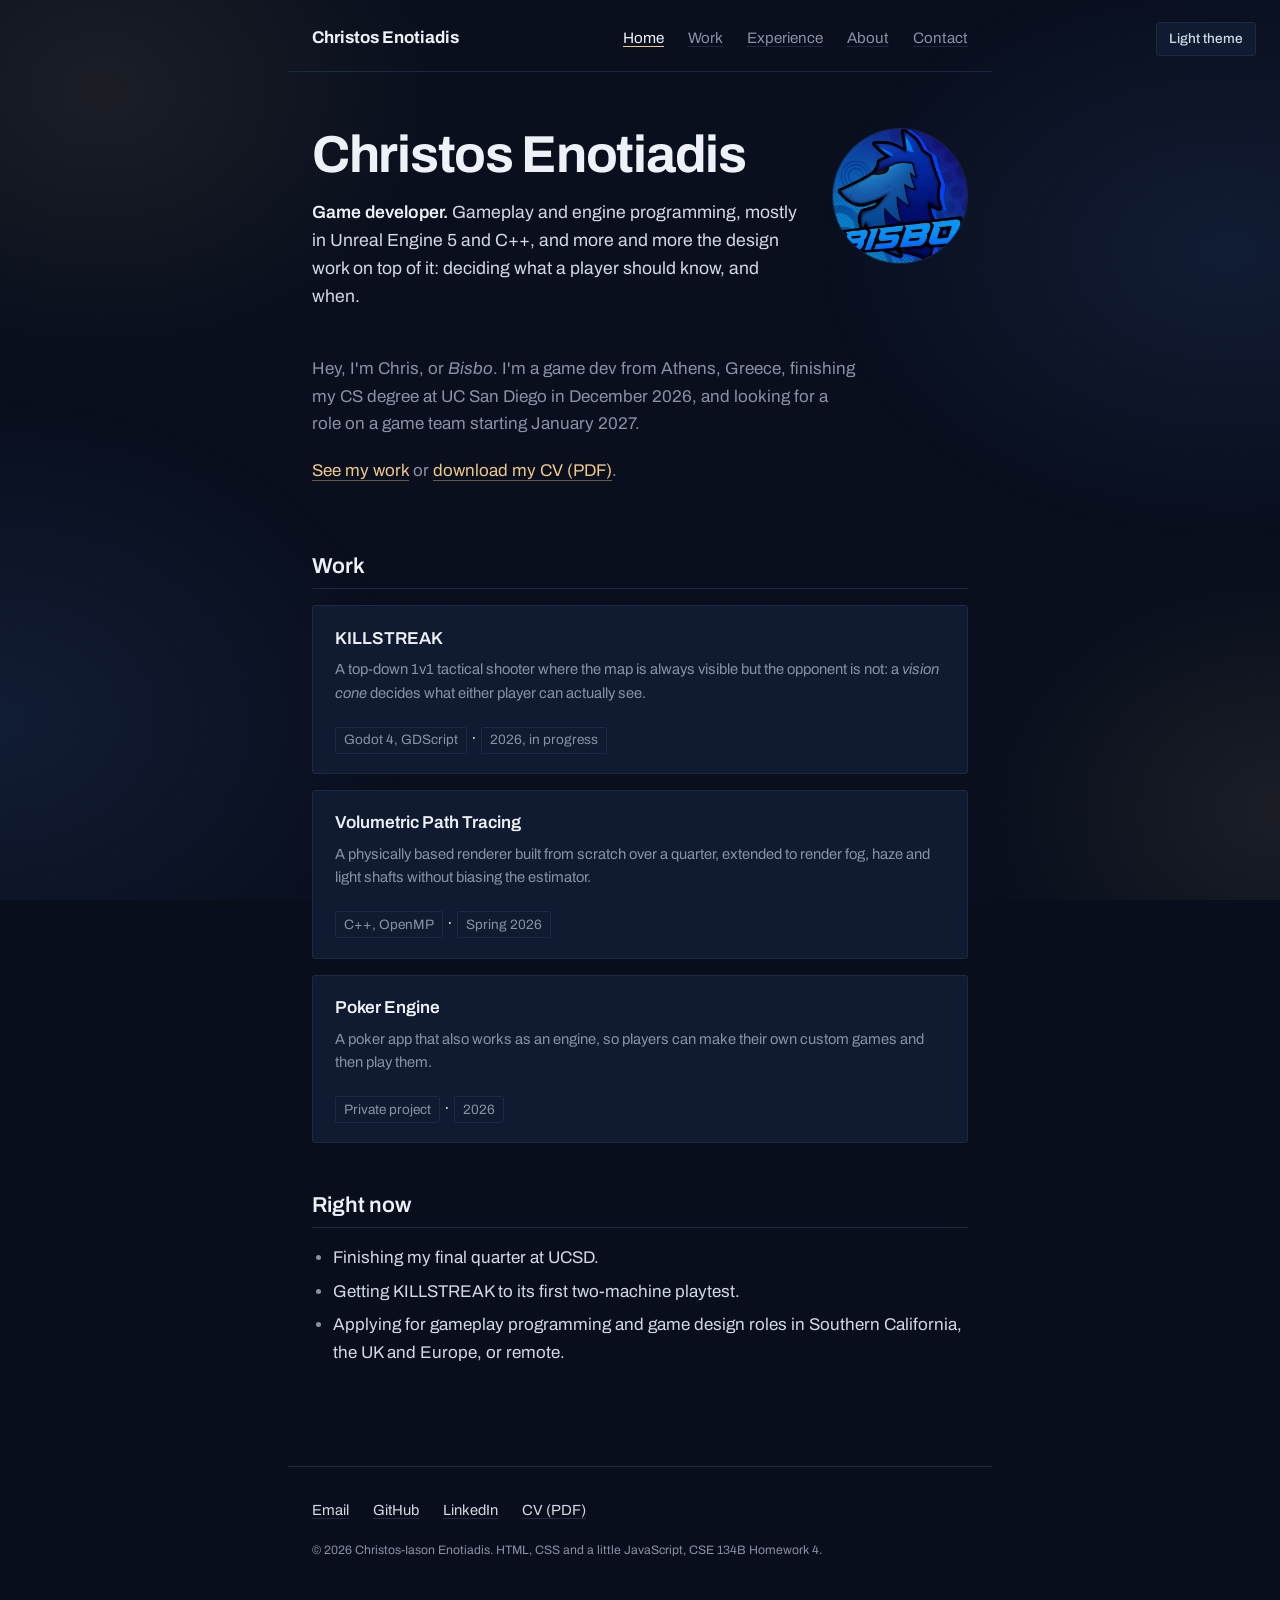
<file: index.html>
<!DOCTYPE html>
<html lang="en">
<head>
  <meta charset="utf-8">
  <meta name="viewport" content="width=device-width, initial-scale=1">
  <meta name="description" content="Christos Enotiadis: game developer working on gameplay, systems and game design. Graduating from UCSD in December 2026.">
  <meta name="author" content="Christos-Iason Enotiadis">
  <title>Christos Enotiadis | Game Developer</title>
  <link rel="icon" href="images/favicon.svg" type="image/svg+xml">
  <link rel="stylesheet" href="https://fonts.googleapis.com/css2?family=Archivo:wght@400;500;600&amp;family=Archivo+Expanded:wght@600;700&amp;display=swap">
  <link rel="stylesheet" href="css/styles.css">
  <script src="js/theme.js"></script>
  <script type="application/ld+json">
    {
      "@context": "https://schema.org",
      "@type": "Person",
      "name": "Christos-Iason Enotiadis",
      "alternateName": "Bisbo",
      "jobTitle": "Game Developer",
      "alumniOf": "University of California, San Diego",
      "email": "mailto:cenotiadis@ucsd.edu",
      "sameAs": [
        "https://github.com/Bisbouras",
        "https://linkedin.com/in/christos-enotiadis"
      ]
    }
  </script>
  <script src="js/hello-world.js" defer></script>
</head>
<body>
  <header>
    <p><a href="index.html"><b>Christos Enotiadis</b></a></p>
    <nav aria-label="Primary">
      <ul>
        <li><a href="index.html" aria-current="page">Home</a></li>
        <li><a href="index.html#work-heading">Work</a>
          <ul>
            <li><a href="killstreak.html">KILLSTREAK</a></li>
            <li><a href="vpt.html">Volumetric Path Tracing</a></li>
            <li><a href="poker.html">Poker Engine</a></li>
          </ul>
        </li>
        <li><a href="experience.html">Experience</a></li>
        <li><a href="about.html">About</a></li>
        <li><a href="form-with-js.html">Contact</a>
          <ul>
            <li><a href="form-with-js.html">Contact form, with JavaScript</a></li>
            <li><a href="form-no-js.html">Contact form, no JavaScript</a></li>
          </ul>
        </li>
      </ul>
    </nav>
    <button type="button" id="theme-toggle" hidden>Light theme</button>
  </header>

  <main>
    <section aria-labelledby="intro-heading">
      <h1 id="intro-heading">Christos Enotiadis</h1>
      <p>
        <strong>Game developer.</strong> Gameplay and engine programming, mostly in Unreal Engine 5 and C++,
        and more and more the design work on top of it: deciding what a player should know, and when.
      </p>
      <picture>
        <source srcset="images/bisbo-logo.webp" type="image/webp">
        <img src="images/bisbo-logo.jpg" width="240" height="240" alt="Bisbo logo: a stylised wolf head above the word BISBO.">
      </picture>
      <p>
        Hey, I'm Chris, or <i>Bisbo</i>. I'm a game dev from Athens, Greece, finishing my CS degree at
        UC San Diego in <time datetime="2026-12">December 2026</time>, and looking for a role on a game team
        starting <time datetime="2027-01">January 2027</time>.
      </p>
      <p>
        <a href="#work-heading">See my work</a> or <a href="docs/cv.pdf">download my CV (PDF)</a>.
      </p>
    </section>

    <section aria-labelledby="work-heading">
      <h2 id="work-heading">Work</h2>

      <article aria-labelledby="featured-killstreak">
        <h3 id="featured-killstreak"><a href="killstreak.html">KILLSTREAK</a></h3>
        <p>
          A top-down 1v1 tactical shooter where the map is always visible but the opponent is not: a
          <em>vision cone</em> decides what either player can actually see.
        </p>
        <p><span>Godot 4, GDScript</span> &middot; <span>2026, in progress</span></p>
      </article>

      <article aria-labelledby="featured-vpt">
        <h3 id="featured-vpt"><a href="vpt.html">Volumetric Path Tracing</a></h3>
        <p>
          A physically based renderer built from scratch over a quarter, extended to render fog, haze and
          light shafts without biasing the estimator.
        </p>
        <p><span>C++, OpenMP</span> &middot; <span>Spring 2026</span></p>
      </article>

      <article aria-labelledby="featured-poker">
        <h3 id="featured-poker"><a href="poker.html">Poker Engine</a></h3>
        <p>
          A poker app that also works as an engine, so players can make their own custom games and then play them.
        </p>
        <p><span>Private project</span> &middot; <span>2026</span></p>
      </article>
    </section>

    <section aria-labelledby="now-heading">
      <h2 id="now-heading">Right now</h2>
      <ul>
        <li>Finishing my final quarter at UCSD.</li>
        <li>Getting KILLSTREAK to its first two-machine playtest.</li>
        <li>Applying for gameplay programming and game design roles in Southern California, the UK and Europe, or remote.</li>
      </ul>
    </section>

    <hello-world></hello-world>
    <noscript>
      <p>JavaScript is off. Everything here still works; you only miss the light theme switch and a "Hello World!" message in the developer console.</p>
    </noscript>
  </main>

  <footer>
    <address>
      <ul>
        <li><a href="mailto:cenotiadis@ucsd.edu">Email</a></li>
        <li><a href="https://github.com/Bisbouras">GitHub</a></li>
        <li><a href="https://linkedin.com/in/christos-enotiadis">LinkedIn</a></li>
        <li><a href="docs/cv.pdf">CV (PDF)</a></li>
      </ul>
    </address>
    <p><small>&copy; 2026 Christos-Iason Enotiadis. HTML, CSS and a little JavaScript, CSE 134B Homework 4.</small></p>
  </footer>
</body>
</html>
</file>
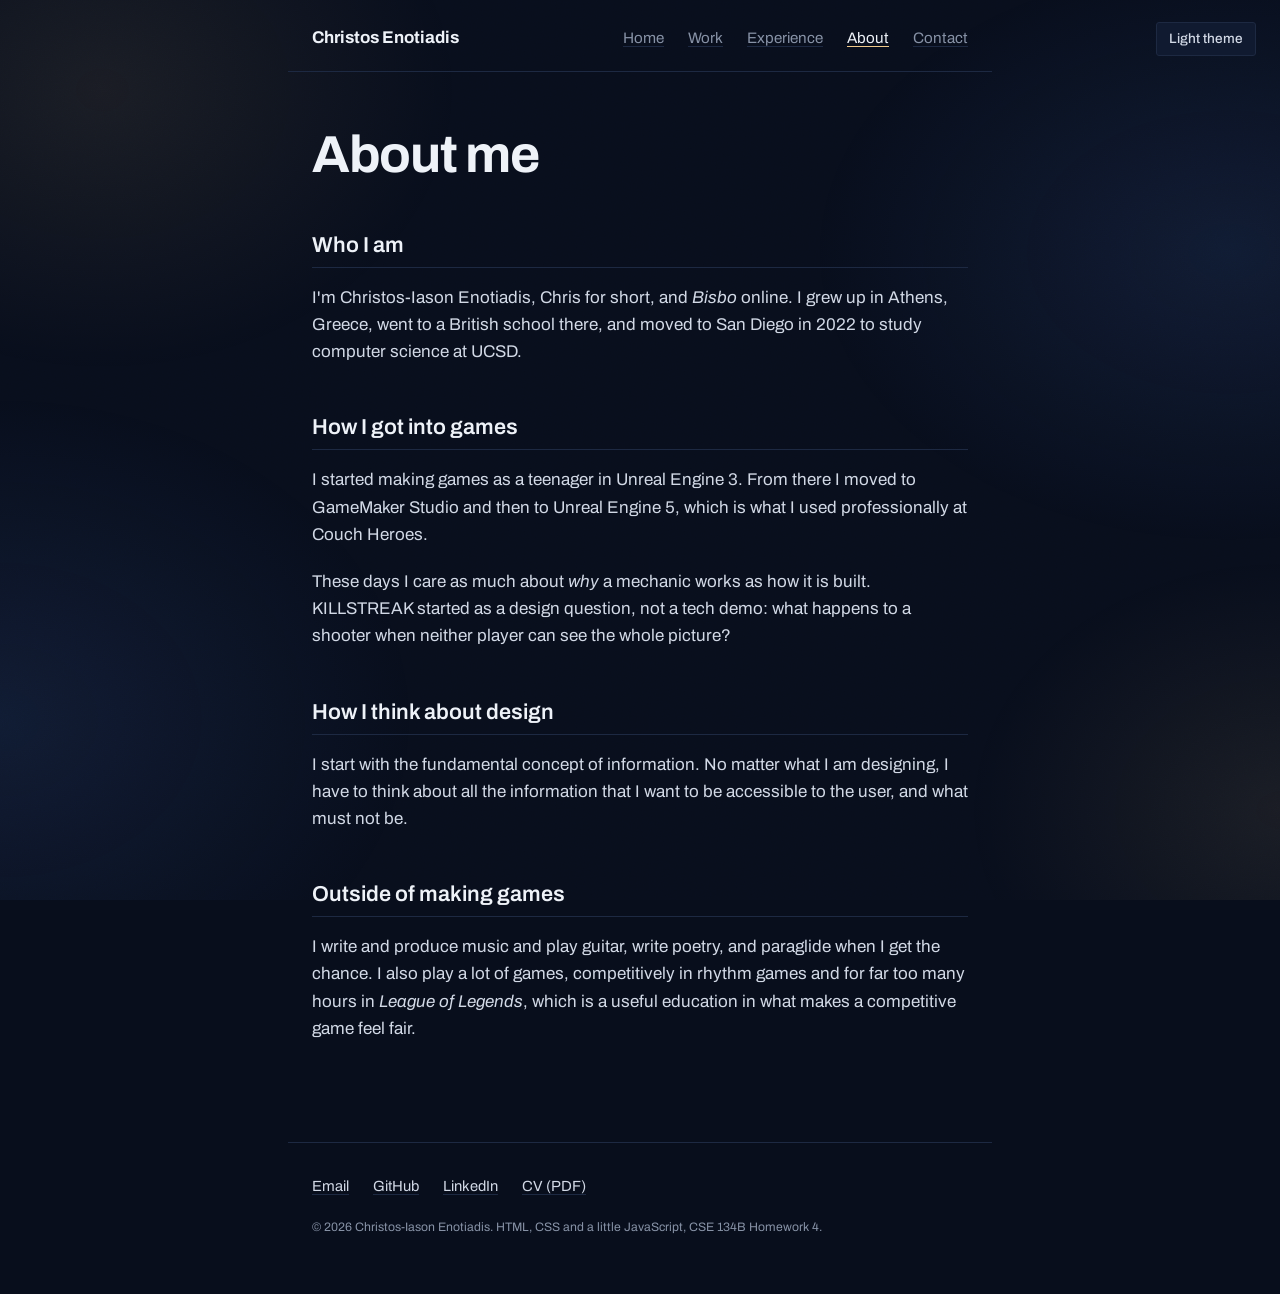
<file: about.html>
<!DOCTYPE html>
<html lang="en">
<head>
  <meta charset="utf-8">
  <meta name="viewport" content="width=device-width, initial-scale=1">
  <meta name="description" content="About Christos Enotiadis: a game developer from Athens, Greece, how he got into games, and what he makes outside of them.">
  <meta name="author" content="Christos-Iason Enotiadis">
  <title>About | Christos Enotiadis</title>
  <link rel="icon" href="images/favicon.svg" type="image/svg+xml">
  <link rel="stylesheet" href="https://fonts.googleapis.com/css2?family=Archivo:wght@400;500;600&amp;family=Archivo+Expanded:wght@600;700&amp;display=swap">
  <link rel="stylesheet" href="css/styles.css">
  <script src="js/theme.js"></script>
</head>
<body>
  <header>
    <p><a href="index.html"><b>Christos Enotiadis</b></a></p>
    <nav aria-label="Primary">
      <ul>
        <li><a href="index.html">Home</a></li>
        <li><a href="index.html#work-heading">Work</a>
          <ul>
            <li><a href="killstreak.html">KILLSTREAK</a></li>
            <li><a href="vpt.html">Volumetric Path Tracing</a></li>
            <li><a href="poker.html">Poker Engine</a></li>
          </ul>
        </li>
        <li><a href="experience.html">Experience</a></li>
        <li><a href="about.html" aria-current="page">About</a></li>
        <li><a href="form-with-js.html">Contact</a>
          <ul>
            <li><a href="form-with-js.html">Contact form, with JavaScript</a></li>
            <li><a href="form-no-js.html">Contact form, no JavaScript</a></li>
          </ul>
        </li>
      </ul>
    </nav>
    <button type="button" id="theme-toggle" hidden>Light theme</button>
  </header>

  <main>
    <h1>About me</h1>

    <section aria-labelledby="who-heading">
      <h2 id="who-heading">Who I am</h2>
      <p>
        I'm Christos-Iason Enotiadis, Chris for short, and <i>Bisbo</i> online. I grew up in Athens, Greece, went to a British school there, and moved to
        San Diego in 2022 to study computer science at UCSD.
      </p>
    </section>

    <section aria-labelledby="path-heading">
      <h2 id="path-heading">How I got into games</h2>
      <p>
        I started making games as a teenager in Unreal Engine 3. From there I moved to GameMaker Studio and
        then to Unreal Engine 5, which is what I used professionally at Couch Heroes.
      </p>
      <p>
        These days I care as much about <em>why</em> a mechanic works as how it is built. KILLSTREAK started
        as a design question, not a tech demo: what happens to a shooter when neither player can see the
        whole picture?
      </p>
    </section>

    <section aria-labelledby="design-heading">
      <h2 id="design-heading">How I think about design</h2>
      <p>
        I start with the fundamental concept of information. No matter what I am designing, I have to think
        about all the information that I want to be accessible to the user, and what must not be.
      </p>
    </section>

    <section aria-labelledby="offclock-heading">
      <h2 id="offclock-heading">Outside of making games</h2>
      <p>
        I write and produce music and play guitar, write poetry, and paraglide when I get the chance. I also
        play a lot of games, competitively in rhythm games and for far too many hours in
        <cite>League of Legends</cite>, which is a useful education in what makes a competitive game feel fair.
      </p>
    </section>
  </main>

  <footer>
    <address>
      <ul>
        <li><a href="mailto:cenotiadis@ucsd.edu">Email</a></li>
        <li><a href="https://github.com/Bisbouras">GitHub</a></li>
        <li><a href="https://linkedin.com/in/christos-enotiadis">LinkedIn</a></li>
        <li><a href="docs/cv.pdf">CV (PDF)</a></li>
      </ul>
    </address>
    <p><small>&copy; 2026 Christos-Iason Enotiadis. HTML, CSS and a little JavaScript, CSE 134B Homework 4.</small></p>
  </footer>
</body>
</html>
</file>
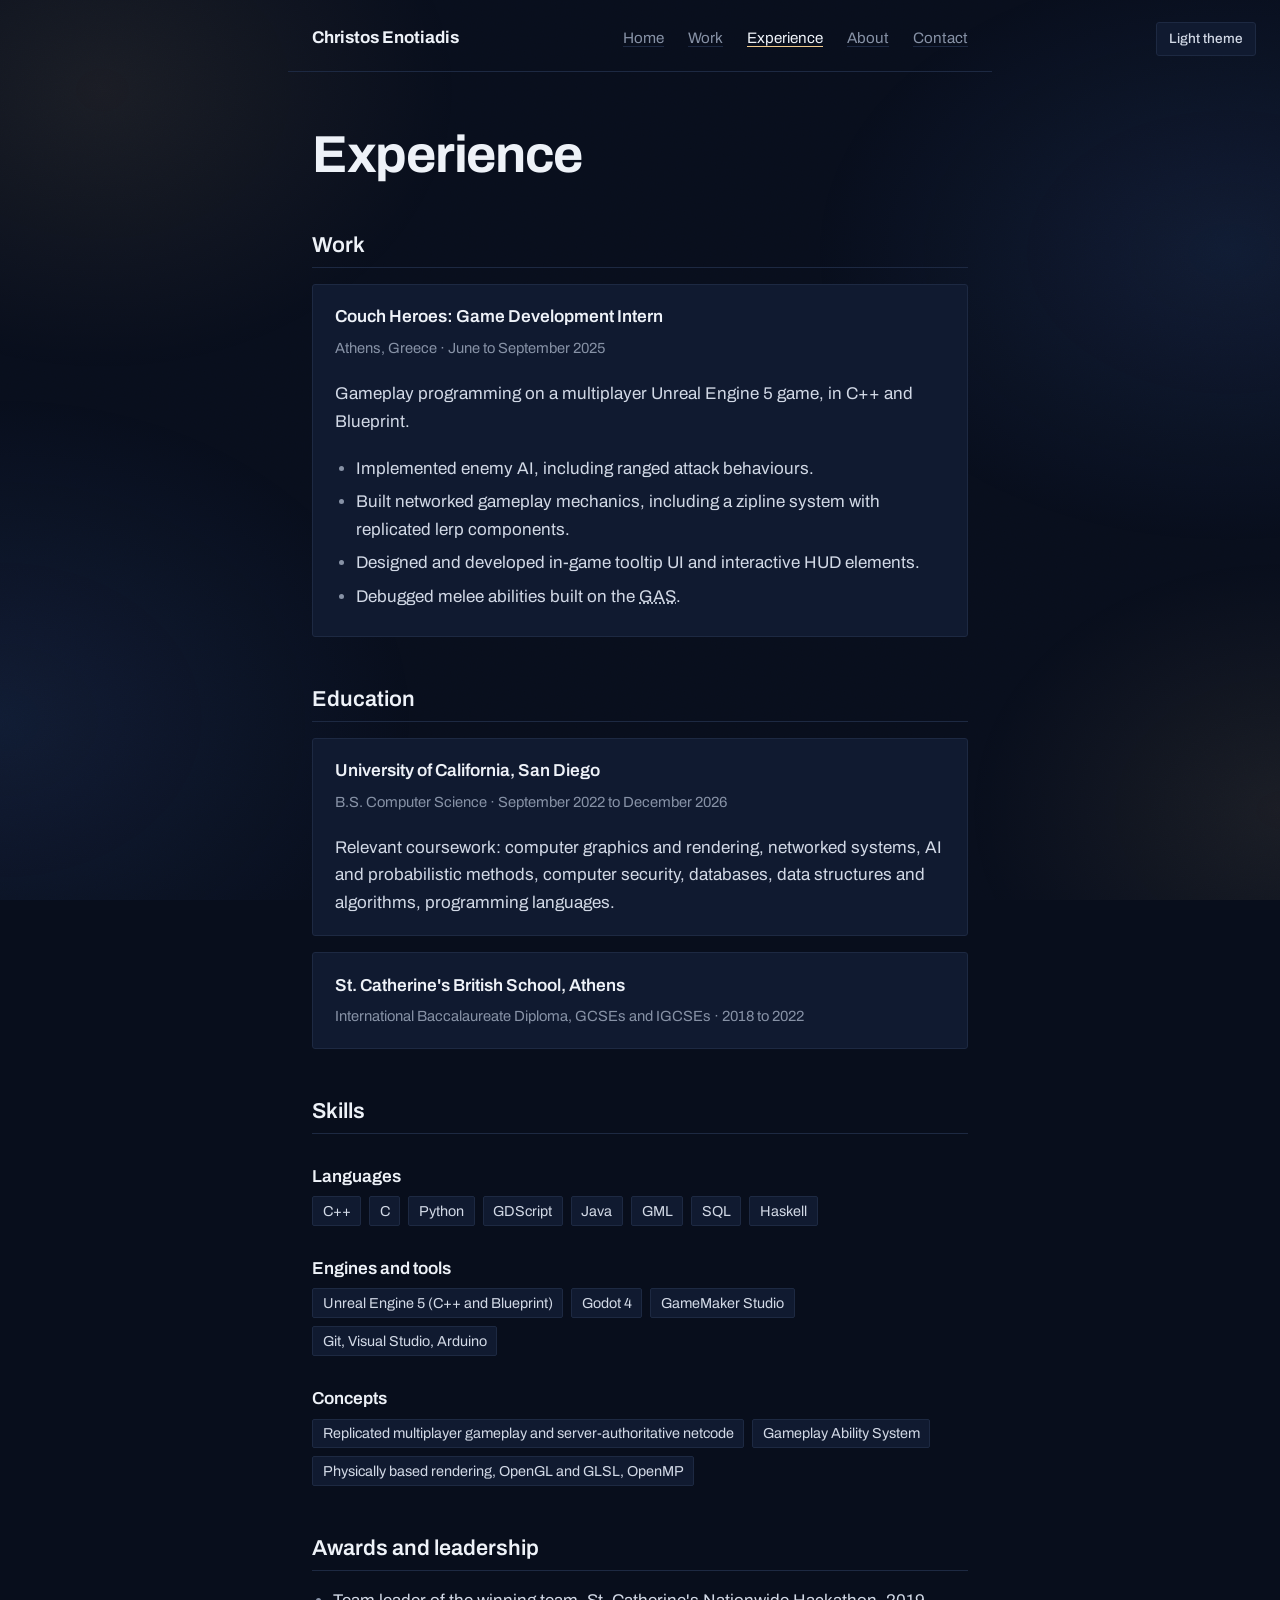
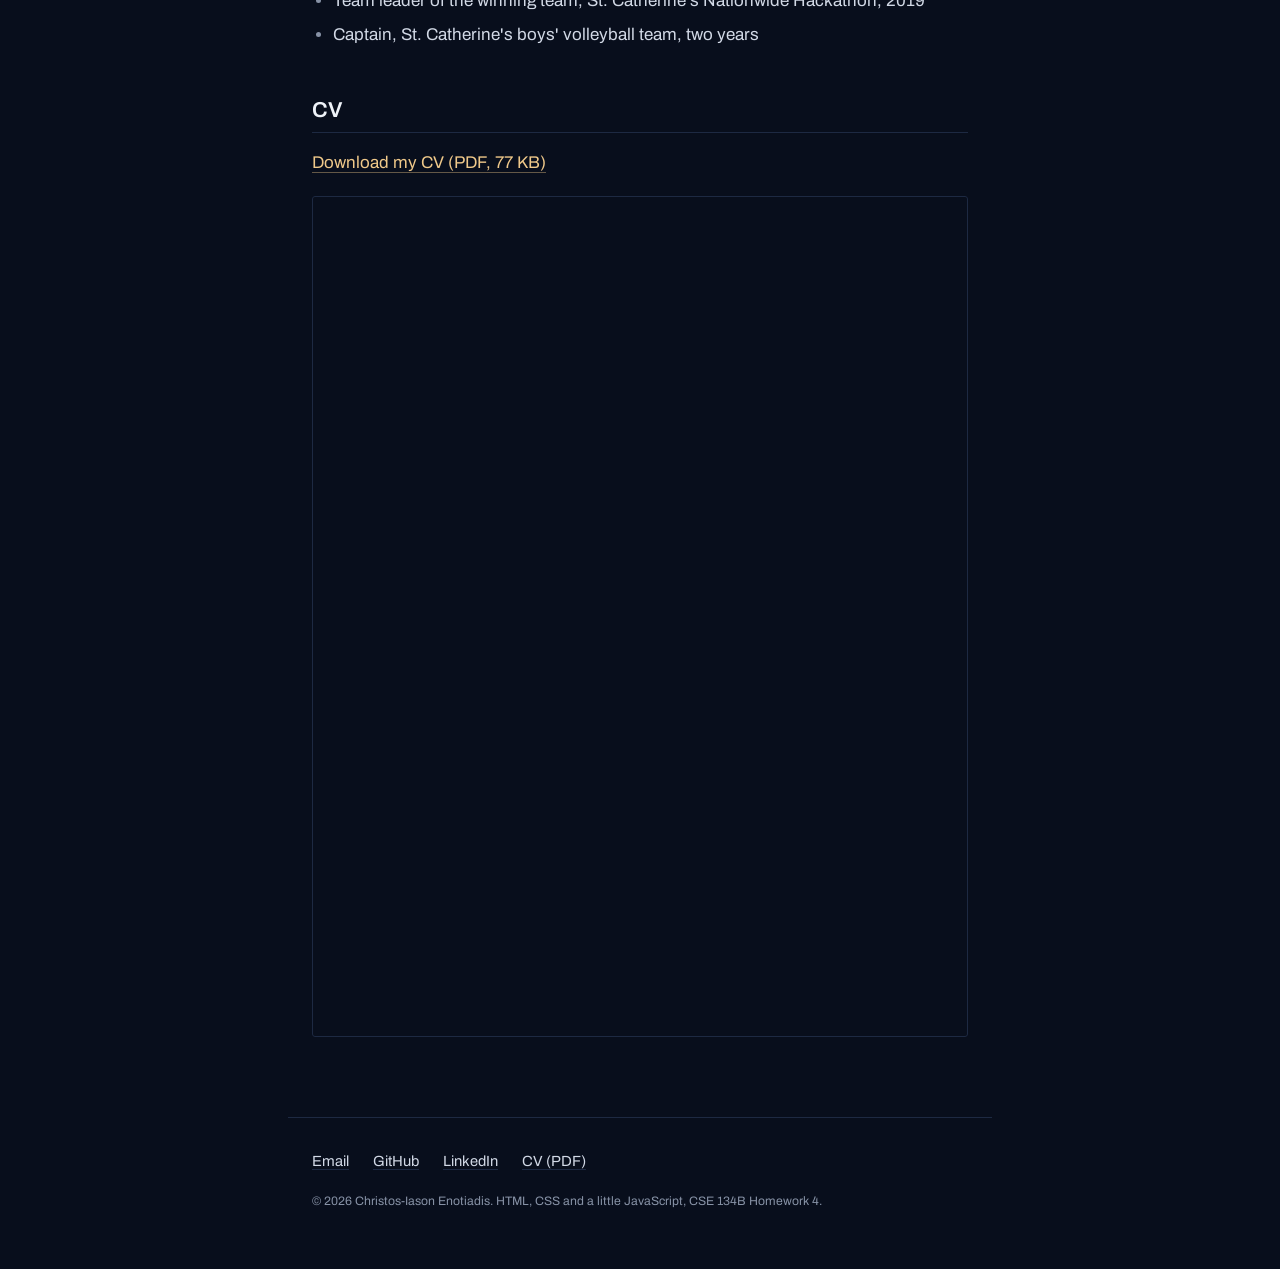
<file: experience.html>
<!DOCTYPE html>
<html lang="en">
<head>
  <meta charset="utf-8">
  <meta name="viewport" content="width=device-width, initial-scale=1">
  <meta name="description" content="Experience, education and skills of Christos Enotiadis: game development internship at Couch Heroes, CS at UC San Diego.">
  <meta name="author" content="Christos-Iason Enotiadis">
  <title>Experience | Christos Enotiadis</title>
  <link rel="icon" href="images/favicon.svg" type="image/svg+xml">
  <link rel="stylesheet" href="https://fonts.googleapis.com/css2?family=Archivo:wght@400;500;600&amp;family=Archivo+Expanded:wght@600;700&amp;display=swap">
  <link rel="stylesheet" href="css/styles.css">
  <script src="js/theme.js"></script>
</head>
<body>
  <header>
    <p><a href="index.html"><b>Christos Enotiadis</b></a></p>
    <nav aria-label="Primary">
      <ul>
        <li><a href="index.html">Home</a></li>
        <li><a href="index.html#work-heading">Work</a>
          <ul>
            <li><a href="killstreak.html">KILLSTREAK</a></li>
            <li><a href="vpt.html">Volumetric Path Tracing</a></li>
            <li><a href="poker.html">Poker Engine</a></li>
          </ul>
        </li>
        <li><a href="experience.html" aria-current="page">Experience</a></li>
        <li><a href="about.html">About</a></li>
        <li><a href="form-with-js.html">Contact</a>
          <ul>
            <li><a href="form-with-js.html">Contact form, with JavaScript</a></li>
            <li><a href="form-no-js.html">Contact form, no JavaScript</a></li>
          </ul>
        </li>
      </ul>
    </nav>
    <button type="button" id="theme-toggle" hidden>Light theme</button>
  </header>

  <main>
    <h1>Experience</h1>

    <section aria-labelledby="work-heading">
      <h2 id="work-heading">Work</h2>
      <article aria-labelledby="job-couch">
        <header>
          <h3 id="job-couch">Couch Heroes: Game Development Intern</h3>
          <p>
            Athens, Greece &middot;
            <time datetime="2025-06">June</time> to <time datetime="2025-09">September 2025</time>
          </p>
        </header>
        <p>Gameplay programming on a multiplayer Unreal Engine 5 game, in C++ and Blueprint.</p>
        <ul>
          <li>Implemented enemy AI, including ranged attack behaviours.</li>
          <li>Built networked gameplay mechanics, including a zipline system with replicated lerp components.</li>
          <li>Designed and developed in-game tooltip UI and interactive HUD elements.</li>
          <li>Debugged melee abilities built on the <abbr title="Gameplay Ability System">GAS</abbr>.</li>
        </ul>
      </article>
    </section>

    <section aria-labelledby="edu-heading">
      <h2 id="edu-heading">Education</h2>
      <article aria-labelledby="edu-ucsd">
        <h3 id="edu-ucsd">University of California, San Diego</h3>
        <p>
          B.S. Computer Science &middot;
          <time datetime="2022-09">September 2022</time> to <time datetime="2026-12">December 2026</time>
        </p>
        <p>
          Relevant coursework: computer graphics and rendering, networked systems, AI and probabilistic
          methods, computer security, databases, data structures and algorithms, programming languages.
        </p>
      </article>
      <article aria-labelledby="edu-stcats">
        <h3 id="edu-stcats">St. Catherine's British School, Athens</h3>
        <p>
          International Baccalaureate Diploma, GCSEs and IGCSEs &middot;
          <time datetime="2018-09">2018</time> to <time datetime="2022-06">2022</time>
        </p>
      </article>
    </section>

    <section aria-labelledby="skills-heading">
      <h2 id="skills-heading">Skills</h2>
      <h3>Languages</h3>
      <ul>
        <li>C++</li>
        <li>C</li>
        <li>Python</li>
        <li>GDScript</li>
        <li>Java</li>
        <li>GML</li>
        <li>SQL</li>
        <li>Haskell</li>
      </ul>
      <h3>Engines and tools</h3>
      <ul>
        <li>Unreal Engine 5 (C++ and Blueprint)</li>
        <li>Godot 4</li>
        <li>GameMaker Studio</li>
        <li>Git, Visual Studio, Arduino</li>
      </ul>
      <h3>Concepts</h3>
      <ul>
        <li>Replicated multiplayer gameplay and server-authoritative netcode</li>
        <li>Gameplay Ability System</li>
        <li>Physically based rendering, OpenGL and GLSL, OpenMP</li>
      </ul>
    </section>

    <section aria-labelledby="awards-heading">
      <h2 id="awards-heading">Awards and leadership</h2>
      <ul>
        <li>Team leader of the winning team, St. Catherine's Nationwide Hackathon, 2019</li>
        <li>Captain, St. Catherine's boys' volleyball team, two years</li>
      </ul>
    </section>

    <section aria-labelledby="cv-heading">
      <h2 id="cv-heading">CV</h2>
      <p><a href="docs/cv.pdf" download>Download my CV (PDF, 77 KB)</a></p>
      <iframe src="docs/cv.pdf" title="CV of Christos-Iason Enotiadis (PDF)" width="640" height="820"></iframe>
    </section>
  </main>

  <footer>
    <address>
      <ul>
        <li><a href="mailto:cenotiadis@ucsd.edu">Email</a></li>
        <li><a href="https://github.com/Bisbouras">GitHub</a></li>
        <li><a href="https://linkedin.com/in/christos-enotiadis">LinkedIn</a></li>
        <li><a href="docs/cv.pdf">CV (PDF)</a></li>
      </ul>
    </address>
    <p><small>&copy; 2026 Christos-Iason Enotiadis. HTML, CSS and a little JavaScript, CSE 134B Homework 4.</small></p>
  </footer>
</body>
</html>
</file>
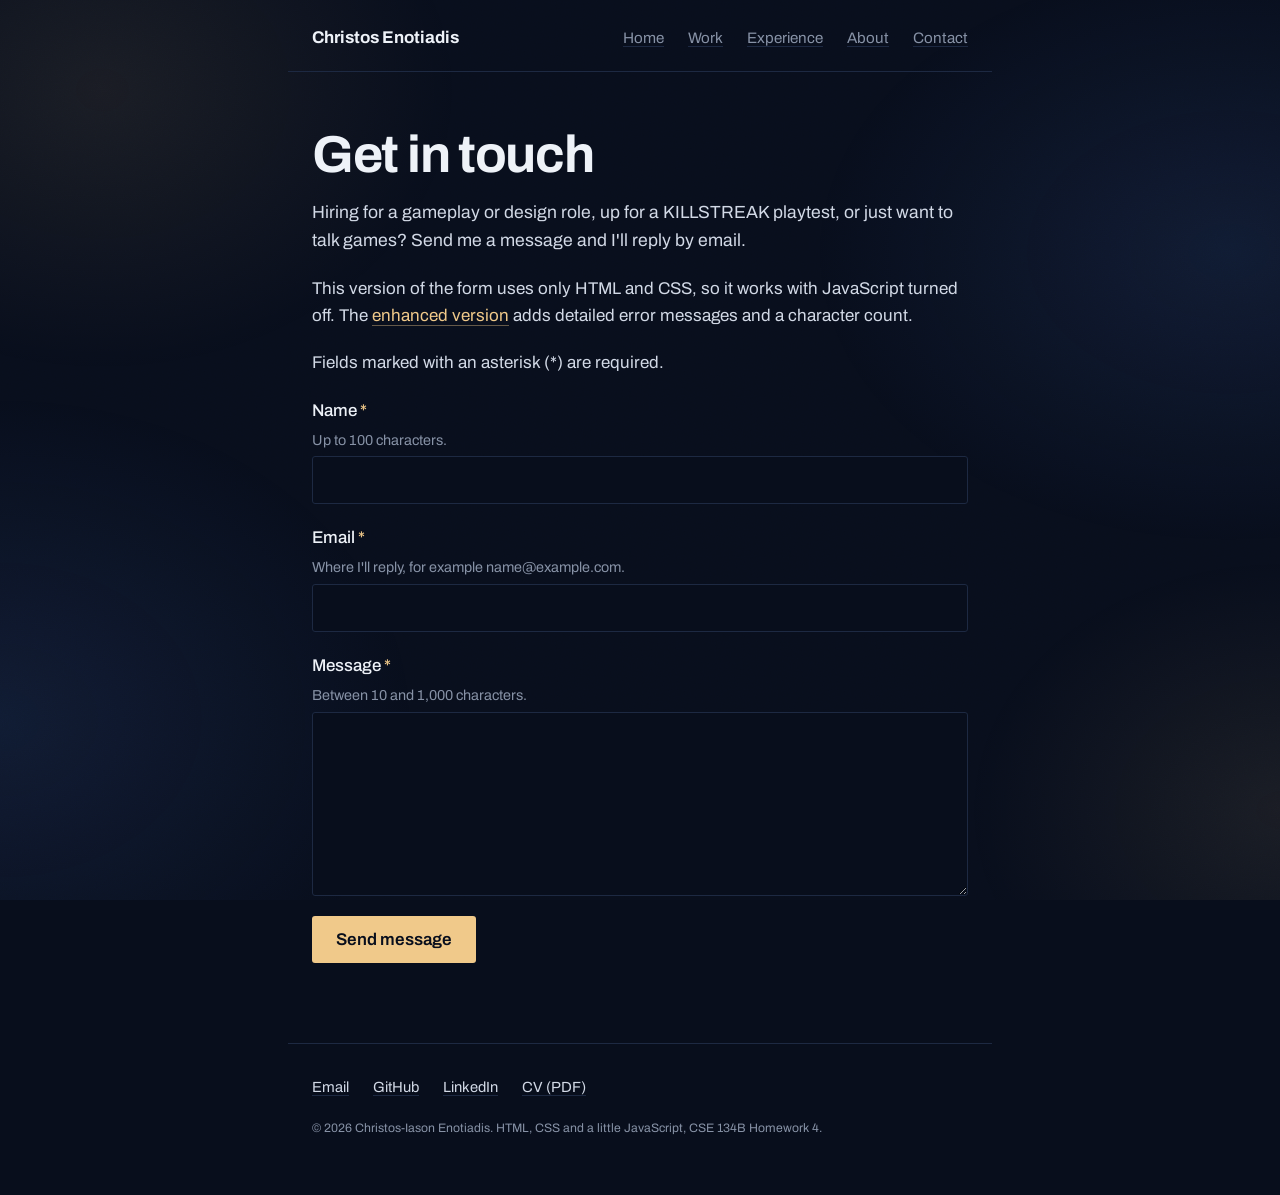
<file: form-no-js.html>
<!DOCTYPE html>
<html lang="en">
<head>
  <meta charset="utf-8">
  <meta name="viewport" content="width=device-width, initial-scale=1">
  <meta name="description" content="Contact Christos Enotiadis about gameplay and game design roles, playtests, or anything games. This version of the form works without JavaScript.">
  <meta name="author" content="Christos-Iason Enotiadis">
  <title>Contact (no JavaScript) | Christos Enotiadis</title>
  <link rel="icon" href="images/favicon.svg" type="image/svg+xml">
  <link rel="stylesheet" href="https://fonts.googleapis.com/css2?family=Archivo:wght@400;500;600&amp;family=Archivo+Expanded:wght@600;700&amp;display=swap">
  <link rel="stylesheet" href="css/styles.css">
</head>
<body>
  <header>
    <p><a href="index.html"><b>Christos Enotiadis</b></a></p>
    <nav aria-label="Primary">
      <ul>
        <li><a href="index.html">Home</a></li>
        <li><a href="index.html#work-heading">Work</a>
          <ul>
            <li><a href="killstreak.html">KILLSTREAK</a></li>
            <li><a href="vpt.html">Volumetric Path Tracing</a></li>
            <li><a href="poker.html">Poker Engine</a></li>
          </ul>
        </li>
        <li><a href="experience.html">Experience</a></li>
        <li><a href="about.html">About</a></li>
        <li><a href="form-with-js.html">Contact</a>
          <ul>
            <li><a href="form-with-js.html">Contact form, with JavaScript</a></li>
            <li><a href="form-no-js.html" aria-current="page">Contact form, no JavaScript</a></li>
          </ul>
        </li>
      </ul>
    </nav>
  </header>

  <main>
    <h1>Get in touch</h1>
    <p>
      Hiring for a gameplay or design role, up for a KILLSTREAK playtest, or just want to talk games?
      Send me a message and I'll reply by email.
    </p>
    <p>
      This version of the form uses only HTML and CSS, so it works with JavaScript turned off.
      The <a href="form-with-js.html">enhanced version</a> adds detailed error messages and a character count.
    </p>

    <form action="https://httpbin.org/post" method="post">
      <p>Fields marked with an asterisk (*) are required.</p>

      <div>
        <label for="name">Name <span aria-hidden="true">*</span></label>
        <p id="name-hint">Up to 100 characters.</p>
        <input type="text" id="name" name="name" autocomplete="name" required minlength="1" maxlength="100" aria-describedby="name-hint">
      </div>

      <div>
        <label for="email">Email <span aria-hidden="true">*</span></label>
        <p id="email-hint">Where I'll reply, for example name@example.com.</p>
        <input type="email" id="email" name="email" autocomplete="email" required aria-describedby="email-hint">
      </div>

      <div>
        <label for="comments">Message <span aria-hidden="true">*</span></label>
        <p id="comments-hint">Between 10 and 1,000 characters.</p>
        <textarea id="comments" name="comments" rows="6" required minlength="10" maxlength="1000" aria-describedby="comments-hint"></textarea>
      </div>

      <input type="hidden" name="possible_bot" value="true">

      <button type="submit">Send message</button>
    </form>
  </main>

  <footer>
    <address>
      <ul>
        <li><a href="mailto:cenotiadis@ucsd.edu">Email</a></li>
        <li><a href="https://github.com/Bisbouras">GitHub</a></li>
        <li><a href="https://linkedin.com/in/christos-enotiadis">LinkedIn</a></li>
        <li><a href="docs/cv.pdf">CV (PDF)</a></li>
      </ul>
    </address>
    <p><small>&copy; 2026 Christos-Iason Enotiadis. HTML, CSS and a little JavaScript, CSE 134B Homework 4.</small></p>
  </footer>
</body>
</html>
</file>
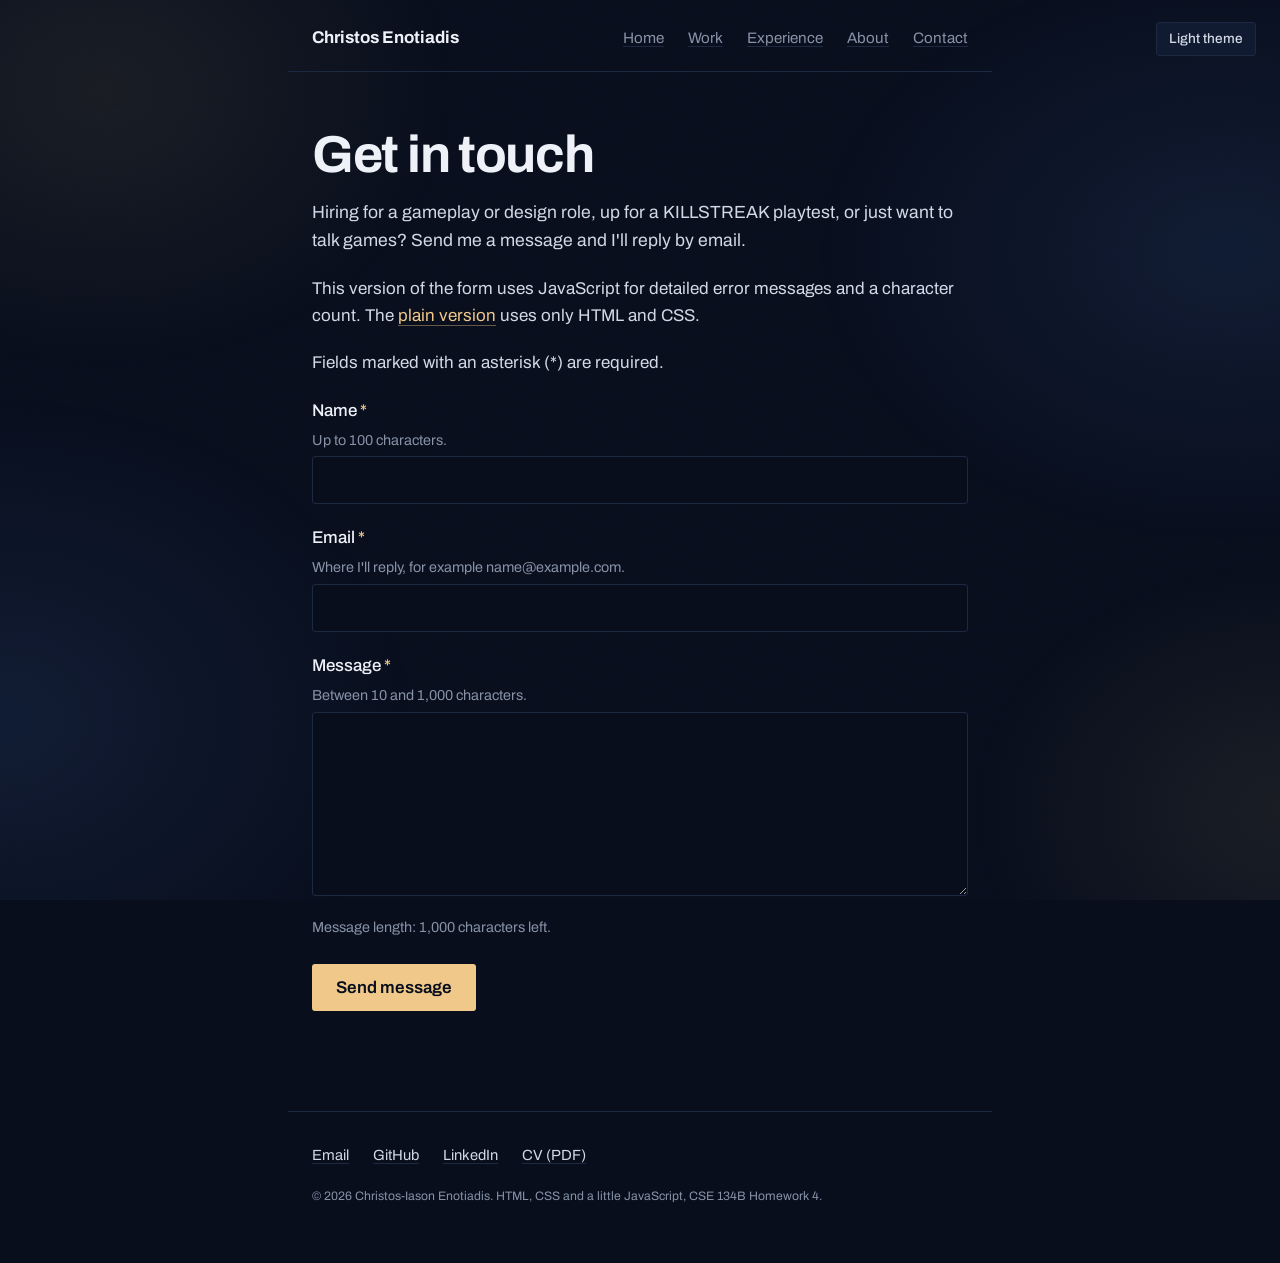
<file: form-with-js.html>
<!DOCTYPE html>
<html lang="en">
<head>
  <meta charset="utf-8">
  <meta name="viewport" content="width=device-width, initial-scale=1">
  <meta name="description" content="Contact Christos Enotiadis about gameplay and game design roles, playtests, or anything games. This version of the form adds detailed feedback with JavaScript.">
  <meta name="author" content="Christos-Iason Enotiadis">
  <title>Contact | Christos Enotiadis</title>
  <link rel="icon" href="images/favicon.svg" type="image/svg+xml">
  <link rel="stylesheet" href="https://fonts.googleapis.com/css2?family=Archivo:wght@400;500;600&amp;family=Archivo+Expanded:wght@600;700&amp;display=swap">
  <link rel="stylesheet" href="css/styles.css">
  <script src="js/theme.js"></script>
  <script src="form.js" defer></script>
</head>
<body>
  <header>
    <p><a href="index.html"><b>Christos Enotiadis</b></a></p>
    <nav aria-label="Primary">
      <ul>
        <li><a href="index.html">Home</a></li>
        <li><a href="index.html#work-heading">Work</a>
          <ul>
            <li><a href="killstreak.html">KILLSTREAK</a></li>
            <li><a href="vpt.html">Volumetric Path Tracing</a></li>
            <li><a href="poker.html">Poker Engine</a></li>
          </ul>
        </li>
        <li><a href="experience.html">Experience</a></li>
        <li><a href="about.html">About</a></li>
        <li><a href="form-with-js.html">Contact</a>
          <ul>
            <li><a href="form-with-js.html" aria-current="page">Contact form, with JavaScript</a></li>
            <li><a href="form-no-js.html">Contact form, no JavaScript</a></li>
          </ul>
        </li>
      </ul>
    </nav>
    <button type="button" id="theme-toggle" hidden>Light theme</button>
  </header>

  <main>
    <h1>Get in touch</h1>
    <p>
      Hiring for a gameplay or design role, up for a KILLSTREAK playtest, or just want to talk games?
      Send me a message and I'll reply by email.
    </p>
    <p>
      This version of the form uses JavaScript for detailed error messages and a character count.
      The <a href="form-no-js.html">plain version</a> uses only HTML and CSS.
    </p>

    <form action="https://httpbin.org/post" method="post">
      <p>Fields marked with an asterisk (*) are required.</p>

      <div>
        <label for="name">Name <span aria-hidden="true">*</span></label>
        <p id="name-hint">Up to 100 characters.</p>
        <input type="text" id="name" name="name" autocomplete="name" required minlength="1" maxlength="100" aria-describedby="name-hint">
      </div>

      <div>
        <label for="email">Email <span aria-hidden="true">*</span></label>
        <p id="email-hint">Where I'll reply, for example name@example.com.</p>
        <input type="email" id="email" name="email" autocomplete="email" required aria-describedby="email-hint">
      </div>

      <div>
        <label for="comments">Message <span aria-hidden="true">*</span></label>
        <p id="comments-hint">Between 10 and 1,000 characters.</p>
        <textarea id="comments" name="comments" rows="6" required minlength="10" maxlength="1000" aria-describedby="comments-hint"></textarea>
      </div>

      <!-- info area - shown by form.js -->
      <div id="info-area" hidden>
        <p id="char-count">Message length: 1,000 characters left.</p>
        <p id="char-status" aria-live="polite"></p>
      </div>

      <input type="hidden" name="possible_bot" value="true">

      <button type="submit">Send message</button>

      <!-- error area - filled by form.js -->
      <div id="error-area" aria-live="polite"></div>
    </form>
  </main>

  <footer>
    <address>
      <ul>
        <li><a href="mailto:cenotiadis@ucsd.edu">Email</a></li>
        <li><a href="https://github.com/Bisbouras">GitHub</a></li>
        <li><a href="https://linkedin.com/in/christos-enotiadis">LinkedIn</a></li>
        <li><a href="docs/cv.pdf">CV (PDF)</a></li>
      </ul>
    </address>
    <p><small>&copy; 2026 Christos-Iason Enotiadis. HTML, CSS and a little JavaScript, CSE 134B Homework 4.</small></p>
  </footer>
</body>
</html>
</file>
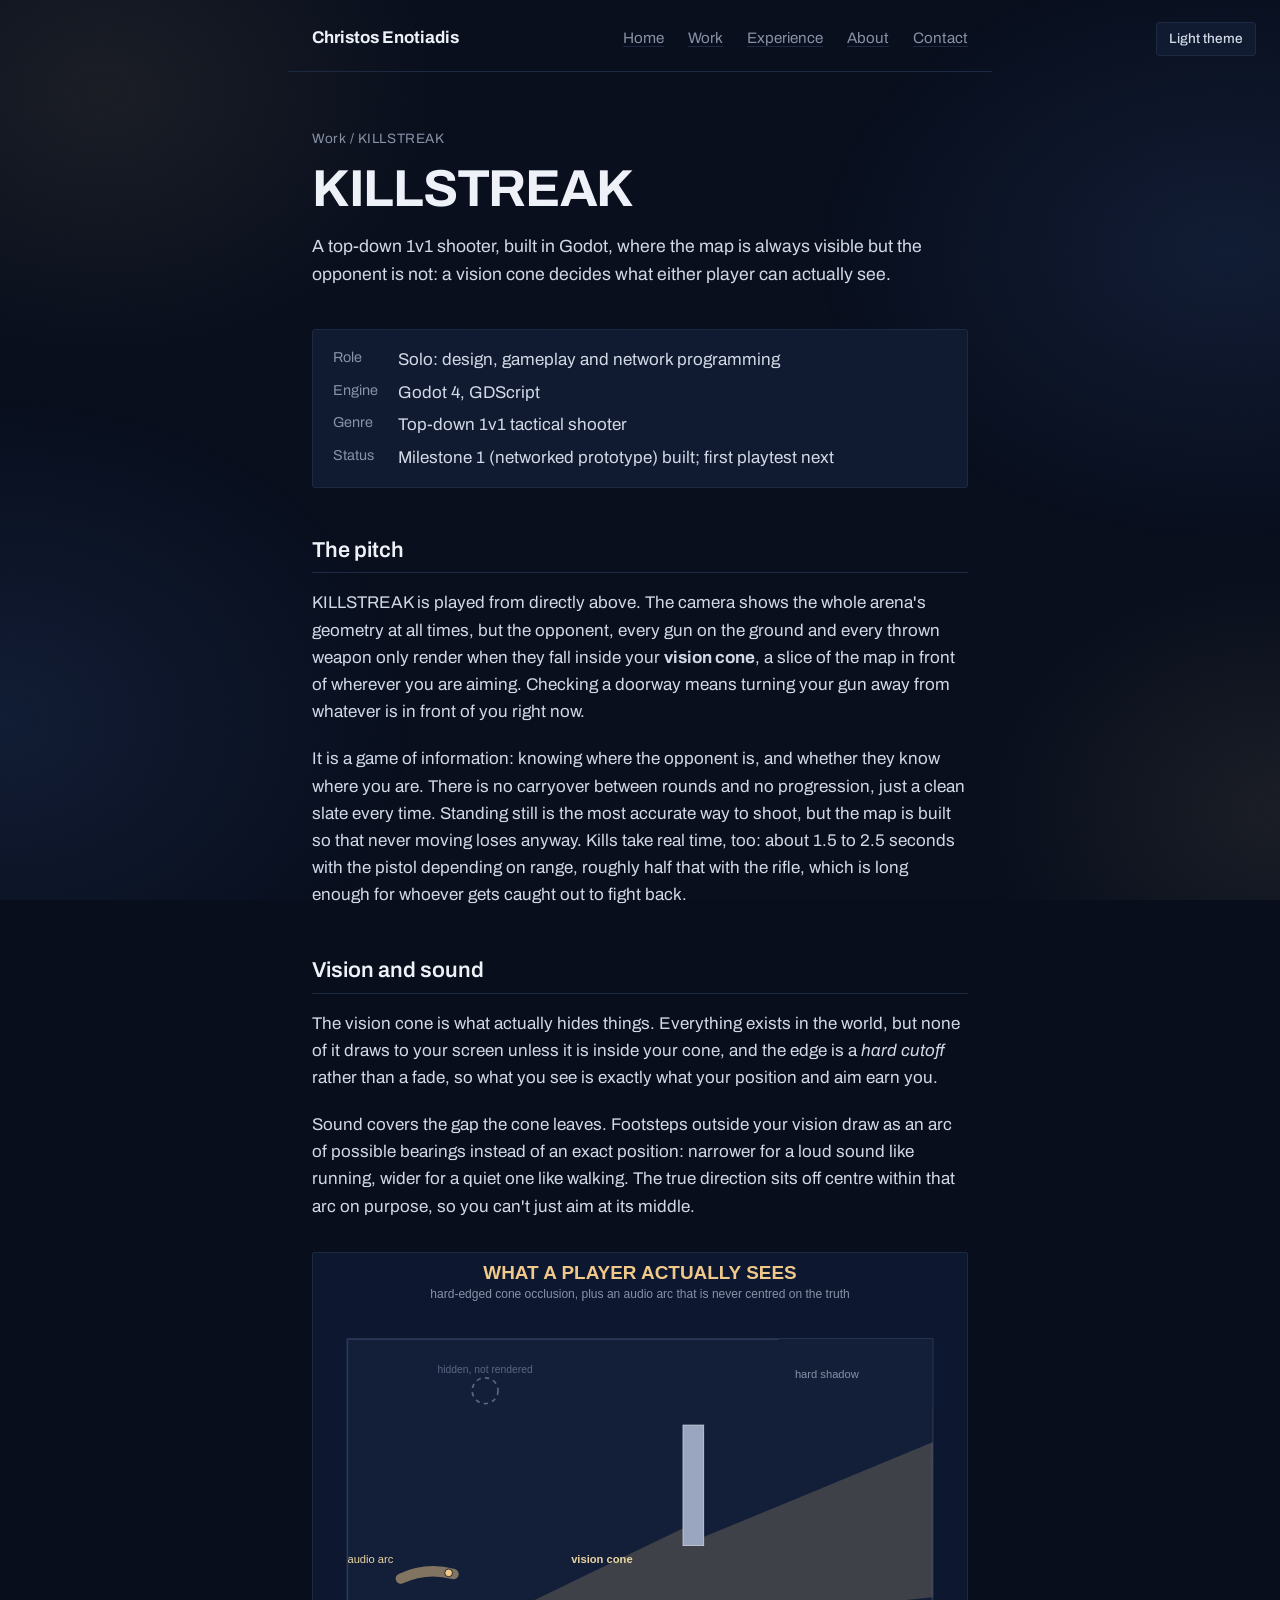
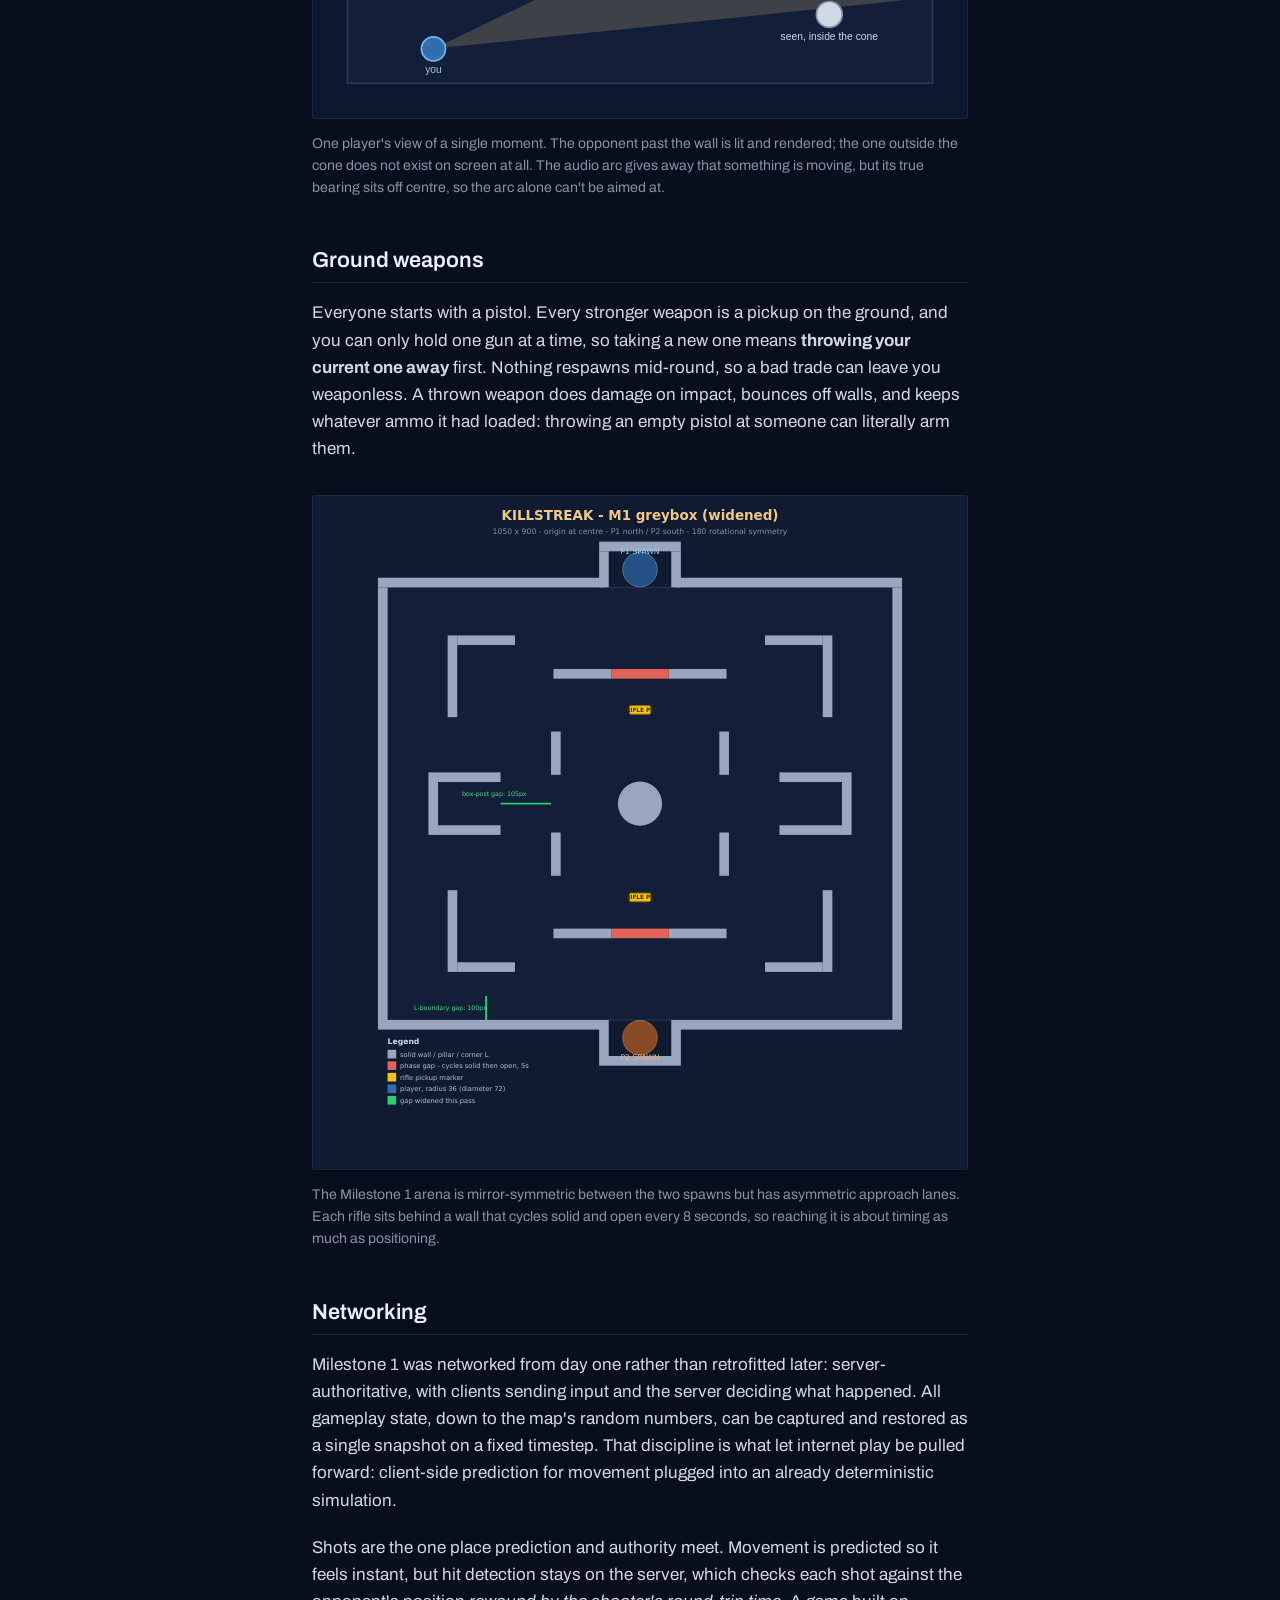
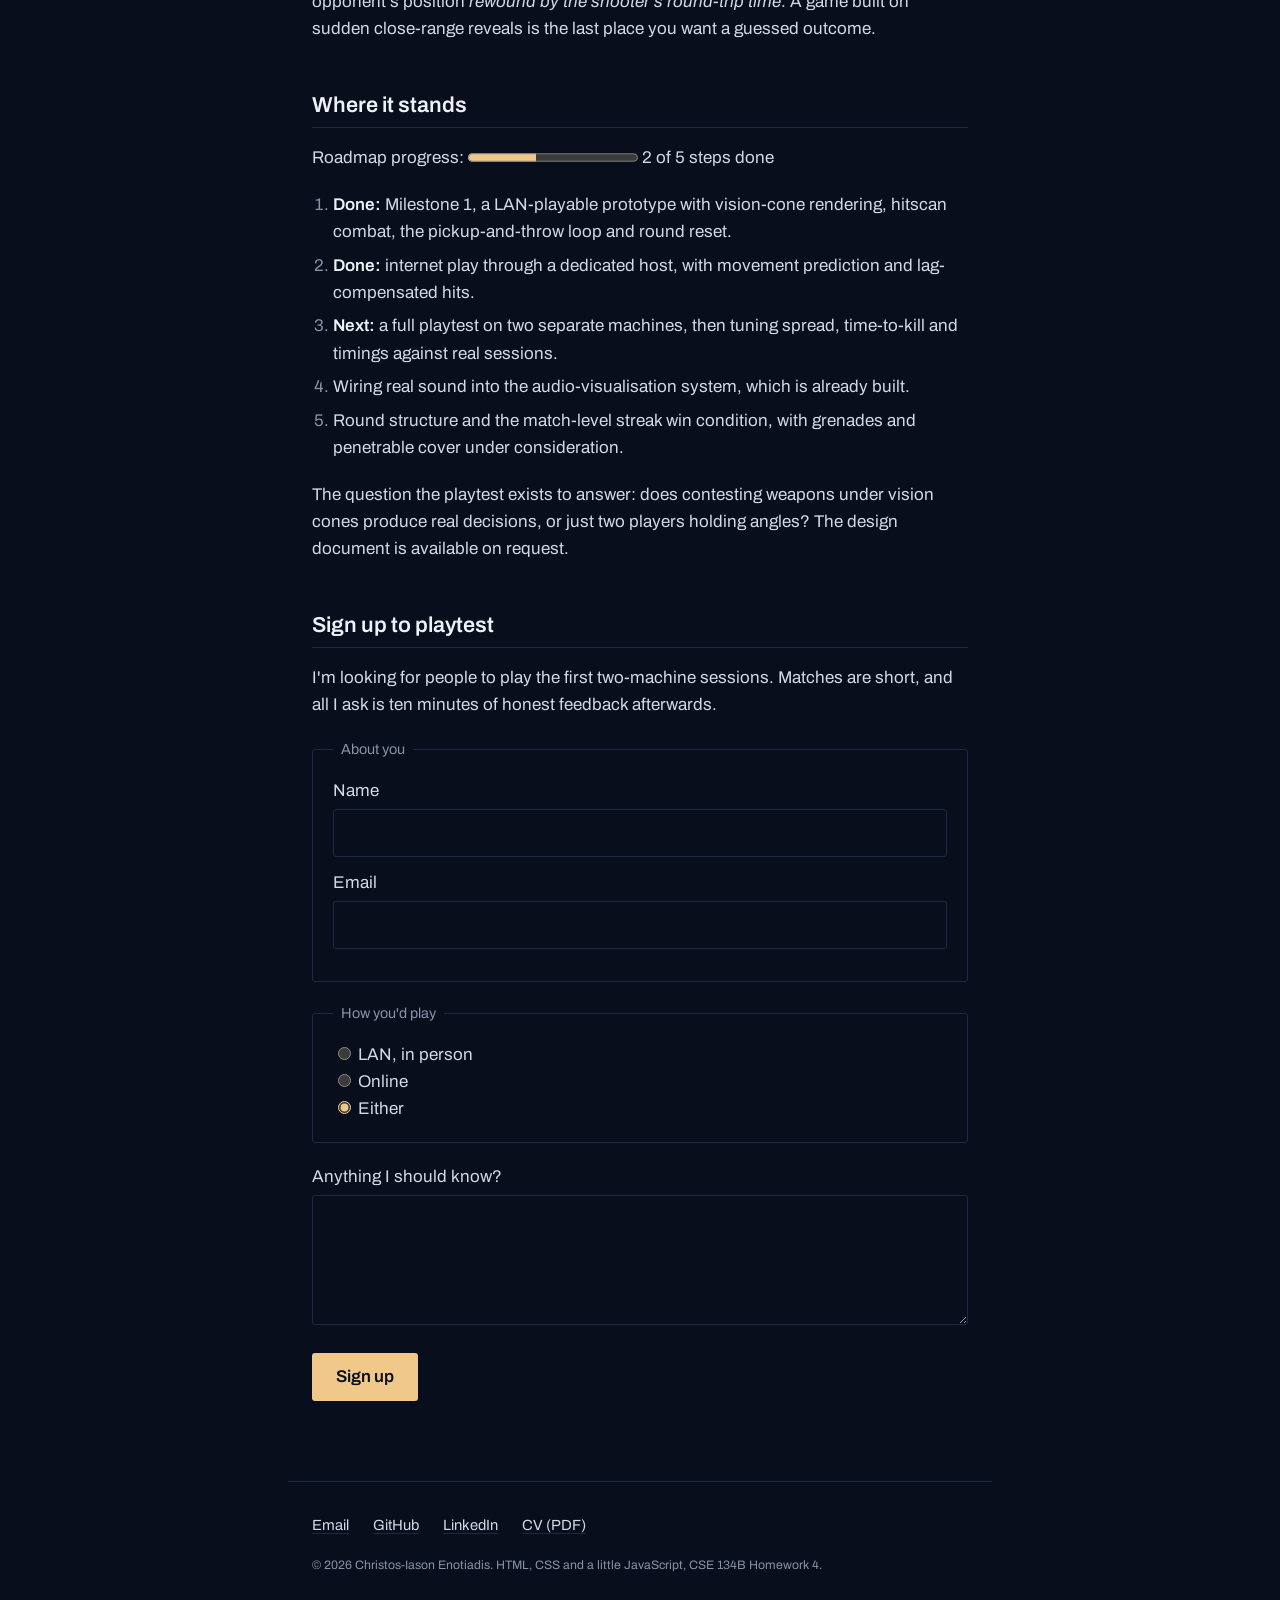
<file: killstreak.html>
<!DOCTYPE html>
<html lang="en">
<head>
  <meta charset="utf-8">
  <meta name="viewport" content="width=device-width, initial-scale=1">
  <meta name="description" content="KILLSTREAK: a top-down 1v1 tactical shooter in Godot 4 where a vision cone decides what each player can see. Design write-up by Christos Enotiadis.">
  <meta name="author" content="Christos-Iason Enotiadis">
  <title>KILLSTREAK | Christos Enotiadis</title>
  <link rel="icon" href="images/favicon.svg" type="image/svg+xml">
  <link rel="stylesheet" href="https://fonts.googleapis.com/css2?family=Archivo:wght@400;500;600&amp;family=Archivo+Expanded:wght@600;700&amp;display=swap">
  <link rel="stylesheet" href="css/styles.css">
  <script src="js/theme.js"></script>
</head>
<body>
  <header>
    <p><a href="index.html"><b>Christos Enotiadis</b></a></p>
    <nav aria-label="Primary">
      <ul>
        <li><a href="index.html">Home</a></li>
        <li><a href="index.html#work-heading">Work</a>
          <ul>
            <li><a href="killstreak.html" aria-current="page">KILLSTREAK</a></li>
            <li><a href="vpt.html">Volumetric Path Tracing</a></li>
            <li><a href="poker.html">Poker Engine</a></li>
          </ul>
        </li>
        <li><a href="experience.html">Experience</a></li>
        <li><a href="about.html">About</a></li>
        <li><a href="form-with-js.html">Contact</a>
          <ul>
            <li><a href="form-with-js.html">Contact form, with JavaScript</a></li>
            <li><a href="form-no-js.html">Contact form, no JavaScript</a></li>
          </ul>
        </li>
      </ul>
    </nav>
    <button type="button" id="theme-toggle" hidden>Light theme</button>
  </header>

  <main>
    <article aria-labelledby="ks-title">
      <header>
        <p>Work / KILLSTREAK</p>
        <h1 id="ks-title">KILLSTREAK</h1>
        <p>
          A top-down 1v1 shooter, built in Godot, where the map is always visible but the opponent is not:
          a vision cone decides what either player can actually see.
        </p>
      </header>

      <project-facts>
        <dl>
          <dt>Role</dt>
          <dd>Solo: design, gameplay and network programming</dd>
          <dt>Engine</dt>
          <dd>Godot 4, GDScript</dd>
          <dt>Genre</dt>
          <dd>Top-down 1v1 tactical shooter</dd>
          <dt>Status</dt>
          <dd>Milestone 1 (networked prototype) built; first playtest next</dd>
        </dl>
      </project-facts>

      <section aria-labelledby="ks-pitch">
        <h2 id="ks-pitch">The pitch</h2>
        <p>
          KILLSTREAK is played from directly above. The camera shows the whole arena's geometry at all times,
          but the opponent, every gun on the ground and every thrown weapon only render when they fall inside
          your <b>vision cone</b>, a slice of the map in front of wherever you are aiming. Checking a doorway
          means turning your gun away from whatever is in front of you right now.
        </p>
        <p>
          It is a game of information: knowing where the opponent is, and whether they know where you are.
          There is no carryover between rounds and no progression, just a clean slate every time. Standing
          still is the most accurate way to shoot, but the map is built so that never moving loses anyway.
          Kills take real time, too: about 1.5 to 2.5 seconds with the pistol depending on range, roughly half
          that with the rifle, which is long enough for whoever gets caught out to fight back.
        </p>
      </section>

      <section aria-labelledby="ks-vision">
        <h2 id="ks-vision">Vision and sound</h2>
        <p>
          The vision cone is what actually hides things. Everything exists in the world, but none of it draws
          to your screen unless it is inside your cone, and the edge is a <em>hard cutoff</em> rather than a
          fade, so what you see is exactly what your position and aim earn you.
        </p>
        <p>
          Sound covers the gap the cone leaves. Footsteps outside your vision draw as an arc of possible
          bearings instead of an exact position: narrower for a loud sound like running, wider for a quiet one
          like walking. The true direction sits off centre within that arc on purpose, so you can't just aim at
          its middle.
        </p>
        <figure>
          <svg width="570" height="405" viewBox="0 0 760 540" role="img" aria-labelledby="cone-title cone-desc" font-family="Arial, sans-serif">
            <title id="cone-title">What a player actually sees</title>
            <desc id="cone-desc">A player's vision cone, hard-clipped by a wall's shadow. One opponent inside the cone past the wall is visible; another outside the cone is not rendered. An audio arc near the player marks footsteps, with the true bearing off-centre in the band.</desc>
            <rect x="0" y="0" width="760" height="540" fill="#0d1730"/>
            <text x="380" y="30" text-anchor="middle" font-size="22" font-weight="bold" fill="#f0c98a">WHAT A PLAYER ACTUALLY SEES</text>
            <text x="380" y="52" text-anchor="middle" font-size="14" fill="#8792a6">hard-edged cone occlusion, plus an audio arc that is never centred on the truth</text>
            <g transform="translate(0,60)">
              <rect x="40" y="40" width="680" height="400" fill="#131f38" stroke="#2a3958" stroke-width="2"/>
              <polygon points="140,400 720,120 720,340" fill="#f0c98a" fill-opacity="0.20"/>
              <polygon points="430,140 541.5,40 720,40 720,160 430,280" fill="#131f38"/>
              <rect x="430" y="140" width="24" height="140" fill="#9aa6bf" stroke="#c7cfdf" stroke-width="1"/>
              <path d="M 102 318.4 A 90 90 0 0 1 163.3 313.1" fill="none" stroke="#f0c98a" stroke-width="12" stroke-linecap="round" opacity="0.5"/>
              <circle cx="157.6" cy="311.7" r="4.5" fill="#f0c98a" stroke="#0d1730" stroke-width="1"/>
              <circle cx="140" cy="400" r="14" fill="#2f6fb0" stroke="#7fb2e6" stroke-width="2"/>
              <text x="140" y="428" text-anchor="middle" font-size="12" fill="#9cc4ec">you</text>
              <circle cx="600" cy="360" r="15" fill="#d2d9e6" stroke="#8792a6" stroke-width="2"/>
              <text x="600" y="390" text-anchor="middle" font-size="12" fill="#d2d9e6">seen, inside the cone</text>
              <circle cx="200" cy="100" r="15" fill="none" stroke="#5a6684" stroke-width="2" stroke-dasharray="5 5"/>
              <text x="200" y="80" text-anchor="middle" font-size="12" fill="#5a6684">hidden, not rendered</text>
              <text x="300" y="300" font-size="13" font-weight="bold" fill="#e9d3a3">vision cone</text>
              <text x="560" y="85" font-size="13" fill="#8792a6">hard shadow</text>
              <text x="40" y="300" font-size="13" fill="#e9d3a3">audio arc</text>
            </g>
          </svg>
          <figcaption>
            One player's view of a single moment. The opponent past the wall is lit and rendered; the one
            outside the cone does not exist on screen at all. The audio arc gives away that something is moving,
            but its true bearing sits off centre, so the arc alone can't be aimed at.
          </figcaption>
        </figure>
      </section>

      <section aria-labelledby="ks-weapons">
        <h2 id="ks-weapons">Ground weapons</h2>
        <p>
          Everyone starts with a pistol. Every stronger weapon is a pickup on the ground, and you can only hold
          one gun at a time, so taking a new one means <b>throwing your current one away</b> first. Nothing
          respawns mid-round, so a bad trade can leave you weaponless. A thrown weapon does damage on impact,
          bounces off walls, and keeps whatever ammo it had loaded: throwing an empty pistol at someone can
          literally arm them.
        </p>
        <figure>
          <img src="images/killstreak-arena.svg" width="560" height="576"
               alt="Top-down diagram of the Milestone 1 arena: mirrored spawns, a rifle pickup behind a phase wall on each side, corner cover and a centre pillar.">
          <figcaption>
            The Milestone 1 arena is mirror-symmetric between the two spawns but has asymmetric approach lanes.
            Each rifle sits behind a wall that cycles solid and open every 8 seconds, so reaching it is about
            timing as much as positioning.
          </figcaption>
        </figure>
      </section>

      <section aria-labelledby="ks-net">
        <h2 id="ks-net">Networking</h2>
        <p>
          Milestone 1 was networked from day one rather than retrofitted later: server-authoritative, with
          clients sending input and the server deciding what happened. All gameplay state, down to the map's
          random numbers, can be captured and restored as a single snapshot on a fixed timestep. That
          discipline is what let internet play be pulled forward: client-side prediction for movement plugged
          into an already deterministic simulation.
        </p>
        <p>
          Shots are the one place prediction and authority meet. Movement is predicted so it feels instant,
          but hit detection stays on the server, which checks each shot against the opponent's position
          <em>rewound by the shooter's round-trip time</em>. A game built on sudden close-range reveals is the
          last place you want a guessed outcome.
        </p>
      </section>

      <section aria-labelledby="ks-status">
        <h2 id="ks-status">Where it stands</h2>
        <p>
          <label for="ks-roadmap">Roadmap progress:</label>
          <progress id="ks-roadmap" value="2" max="5">2 of 5 roadmap steps done</progress>
          2 of 5 steps done
        </p>
        <ol>
          <li><strong>Done:</strong> Milestone 1, a LAN-playable prototype with vision-cone rendering, hitscan combat, the pickup-and-throw loop and round reset.</li>
          <li><strong>Done:</strong> internet play through a dedicated host, with movement prediction and lag-compensated hits.</li>
          <li><strong>Next:</strong> a full playtest on two separate machines, then tuning spread, time-to-kill and timings against real sessions.</li>
          <li>Wiring real sound into the audio-visualisation system, which is already built.</li>
          <li>Round structure and the match-level streak win condition, with grenades and penetrable cover under consideration.</li>
        </ol>
        <p>
          The question the playtest exists to answer: does contesting weapons under vision cones produce real
          decisions, or just two players holding angles? The design document is available on request.
        </p>
      </section>

      <section aria-labelledby="ks-playtest">
        <h2 id="ks-playtest">Sign up to playtest</h2>
        <p>
          I'm looking for people to play the first two-machine sessions. Matches are short, and all I ask is
          ten minutes of honest feedback afterwards.
        </p>
        <!-- Markup only for HW2; the form is wired up in a later homework. -->
        <form action="#" method="post">
          <fieldset>
            <legend>About you</legend>
            <div>
              <label for="pt-name">Name</label><br>
              <input type="text" id="pt-name" name="name" autocomplete="name" required>
            </div>
            <div>
              <label for="pt-email">Email</label><br>
              <input type="email" id="pt-email" name="email" autocomplete="email" required>
            </div>
          </fieldset>

          <fieldset>
            <legend>How you'd play</legend>
            <input type="radio" id="pt-lan" name="setup" value="lan">
            <label for="pt-lan">LAN, in person</label><br>
            <input type="radio" id="pt-online" name="setup" value="online">
            <label for="pt-online">Online</label><br>
            <input type="radio" id="pt-either" name="setup" value="either" checked>
            <label for="pt-either">Either</label>
          </fieldset>

          <p>
            <label for="pt-notes">Anything I should know?</label><br>
            <textarea id="pt-notes" name="notes" rows="4" cols="50"></textarea>
          </p>

          <button type="submit">Sign up</button>
        </form>

        <dialog id="pt-dialog" aria-labelledby="pt-dialog-heading">
          <h3 id="pt-dialog-heading">You're on the list</h3>
          <p>Thanks. I'll be in touch about the next session.</p>
          <form method="dialog">
            <button type="submit">Close</button>
          </form>
        </dialog>
      </section>
    </article>
  </main>

  <footer>
    <address>
      <ul>
        <li><a href="mailto:cenotiadis@ucsd.edu">Email</a></li>
        <li><a href="https://github.com/Bisbouras">GitHub</a></li>
        <li><a href="https://linkedin.com/in/christos-enotiadis">LinkedIn</a></li>
        <li><a href="docs/cv.pdf">CV (PDF)</a></li>
      </ul>
    </address>
    <p><small>&copy; 2026 Christos-Iason Enotiadis. HTML, CSS and a little JavaScript, CSE 134B Homework 4.</small></p>
  </footer>
</body>
</html>
</file>
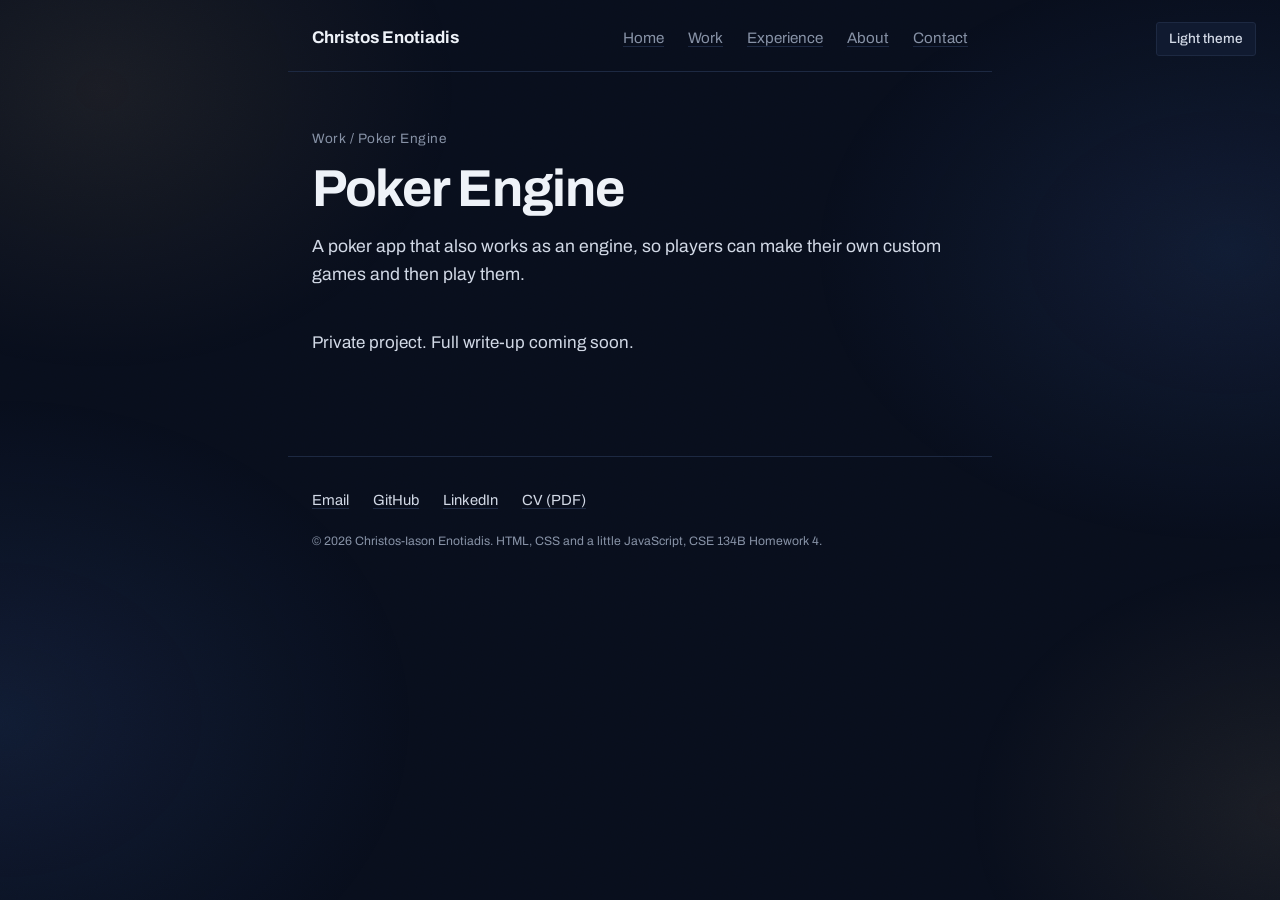
<file: poker.html>
<!DOCTYPE html>
<html lang="en">
<head>
  <meta charset="utf-8">
  <meta name="viewport" content="width=device-width, initial-scale=1">
  <meta name="description" content="Poker Engine: a poker app that also works as an engine, so players can make and play their own custom games. Write-up by Christos Enotiadis.">
  <meta name="author" content="Christos-Iason Enotiadis">
  <title>Poker Engine | Christos Enotiadis</title>
  <link rel="icon" href="images/favicon.svg" type="image/svg+xml">
  <link rel="stylesheet" href="https://fonts.googleapis.com/css2?family=Archivo:wght@400;500;600&amp;family=Archivo+Expanded:wght@600;700&amp;display=swap">
  <link rel="stylesheet" href="css/styles.css">
  <script src="js/theme.js"></script>
</head>
<body>
  <header>
    <p><a href="index.html"><b>Christos Enotiadis</b></a></p>
    <nav aria-label="Primary">
      <ul>
        <li><a href="index.html">Home</a></li>
        <li><a href="index.html#work-heading">Work</a>
          <ul>
            <li><a href="killstreak.html">KILLSTREAK</a></li>
            <li><a href="vpt.html">Volumetric Path Tracing</a></li>
            <li><a href="poker.html" aria-current="page">Poker Engine</a></li>
          </ul>
        </li>
        <li><a href="experience.html">Experience</a></li>
        <li><a href="about.html">About</a></li>
        <li><a href="form-with-js.html">Contact</a>
          <ul>
            <li><a href="form-with-js.html">Contact form, with JavaScript</a></li>
            <li><a href="form-no-js.html">Contact form, no JavaScript</a></li>
          </ul>
        </li>
      </ul>
    </nav>
    <button type="button" id="theme-toggle" hidden>Light theme</button>
  </header>

  <main>
    <article aria-labelledby="poker-title">
      <header>
        <p>Work / Poker Engine</p>
        <h1 id="poker-title">Poker Engine</h1>
        <p>
          A poker app that also works as an engine, so players can make their own custom games and then
          play them.
        </p>
      </header>

      <p>Private project. Full write-up coming soon.</p>
    </article>
  </main>

  <footer>
    <address>
      <ul>
        <li><a href="mailto:cenotiadis@ucsd.edu">Email</a></li>
        <li><a href="https://github.com/Bisbouras">GitHub</a></li>
        <li><a href="https://linkedin.com/in/christos-enotiadis">LinkedIn</a></li>
        <li><a href="docs/cv.pdf">CV (PDF)</a></li>
      </ul>
    </address>
    <p><small>&copy; 2026 Christos-Iason Enotiadis. HTML, CSS and a little JavaScript, CSE 134B Homework 4.</small></p>
  </footer>
</body>
</html>
</file>
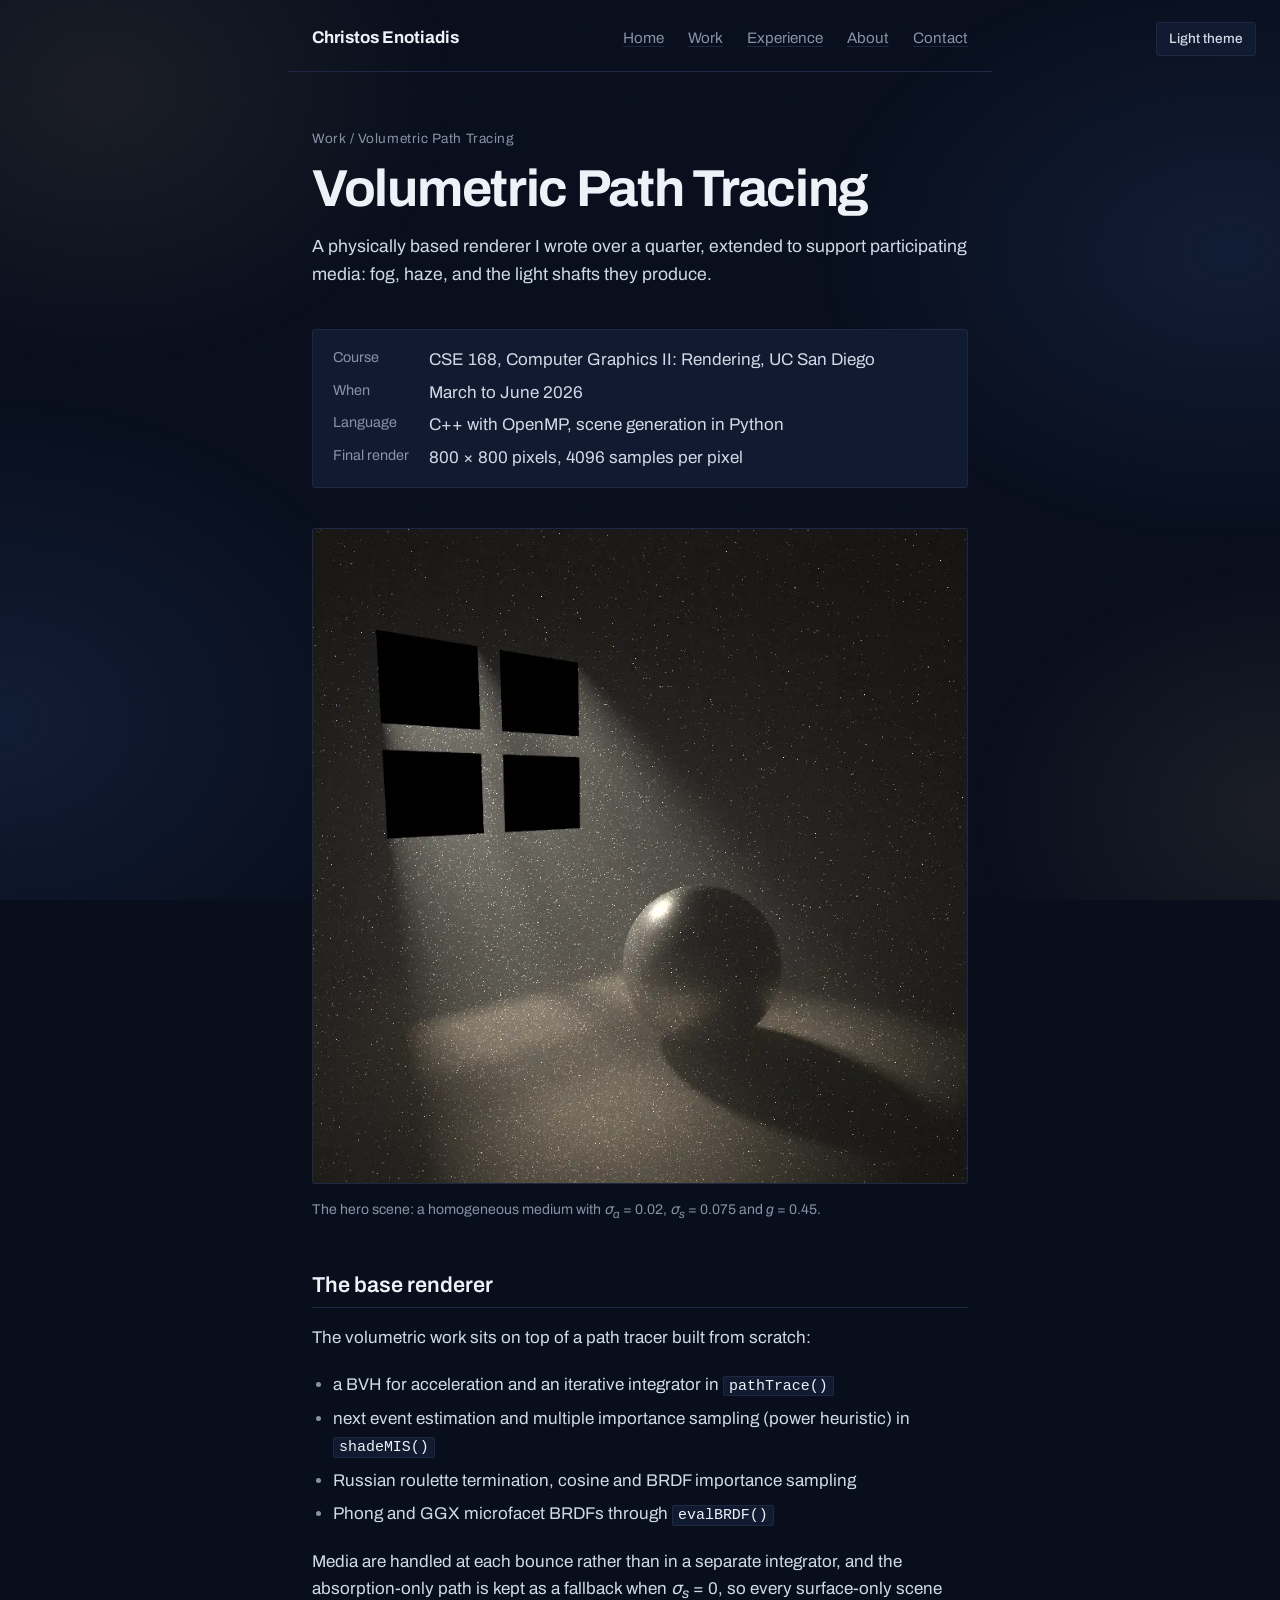
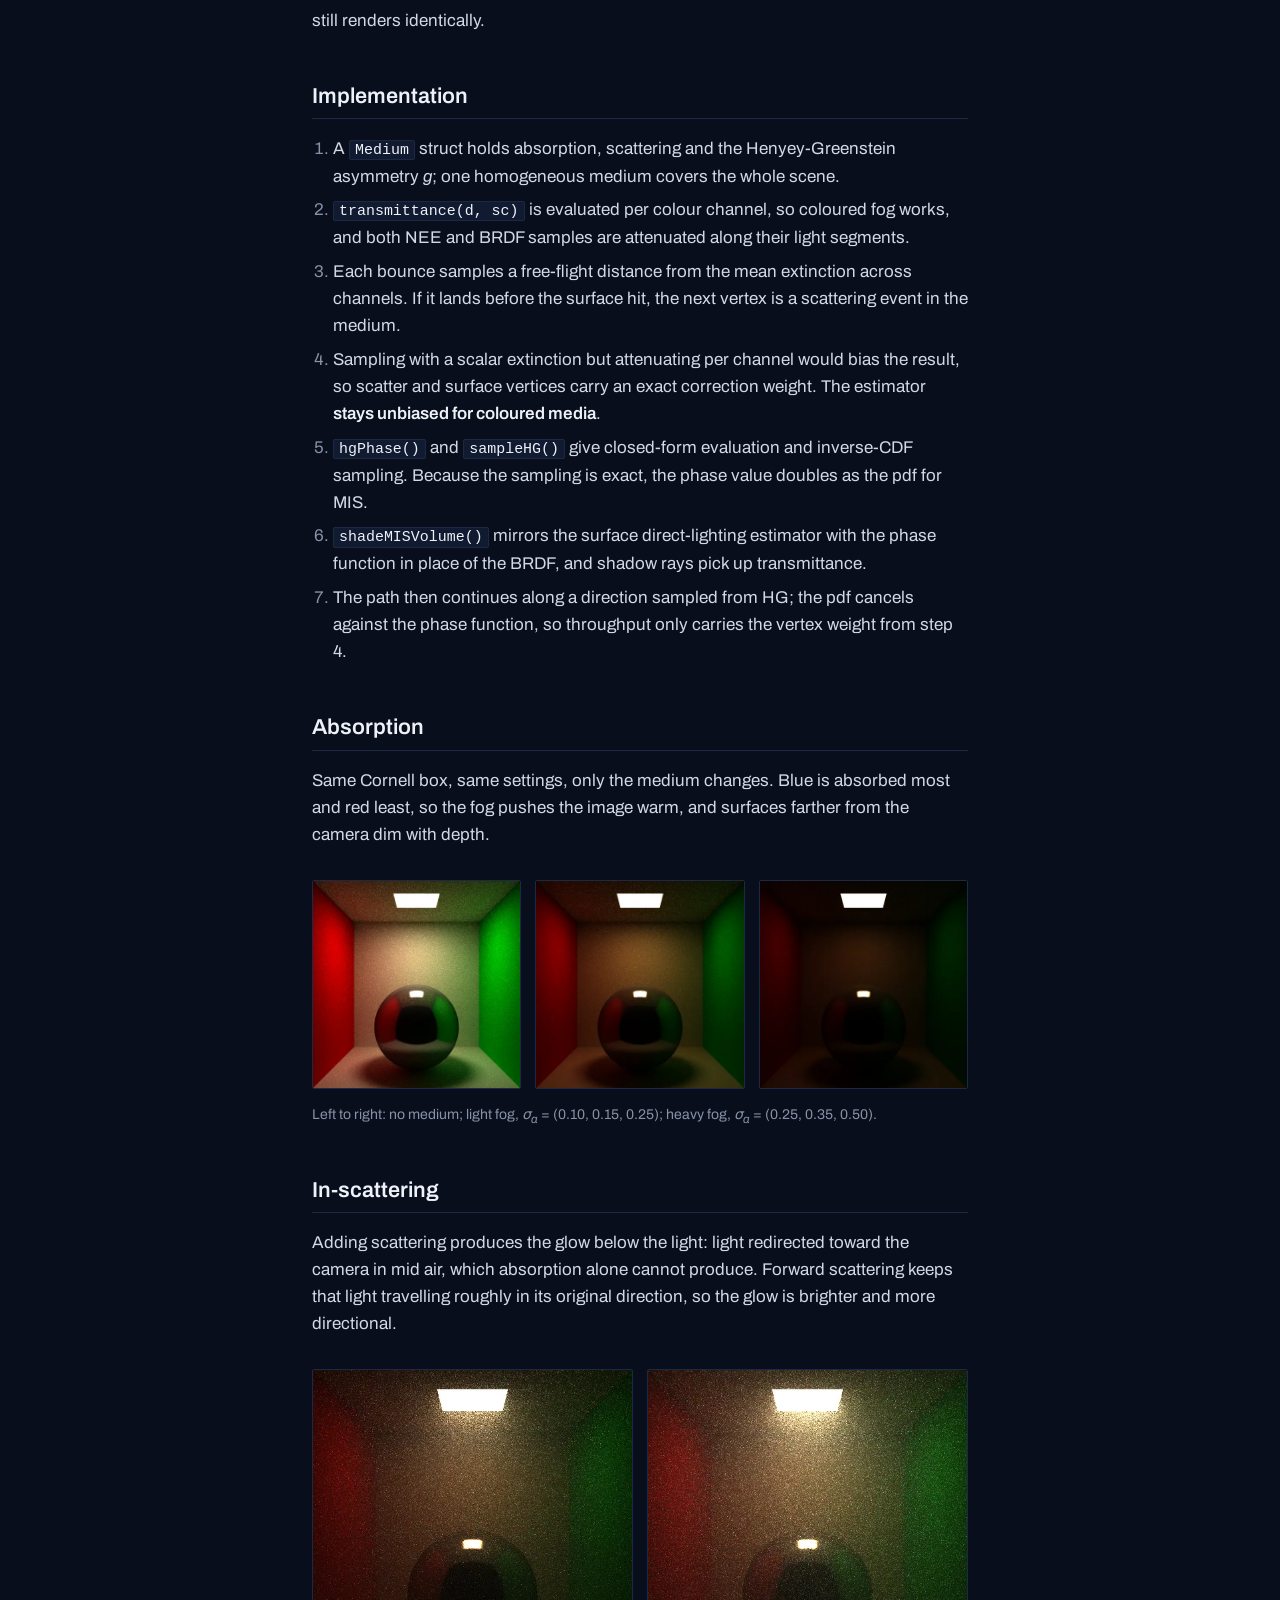
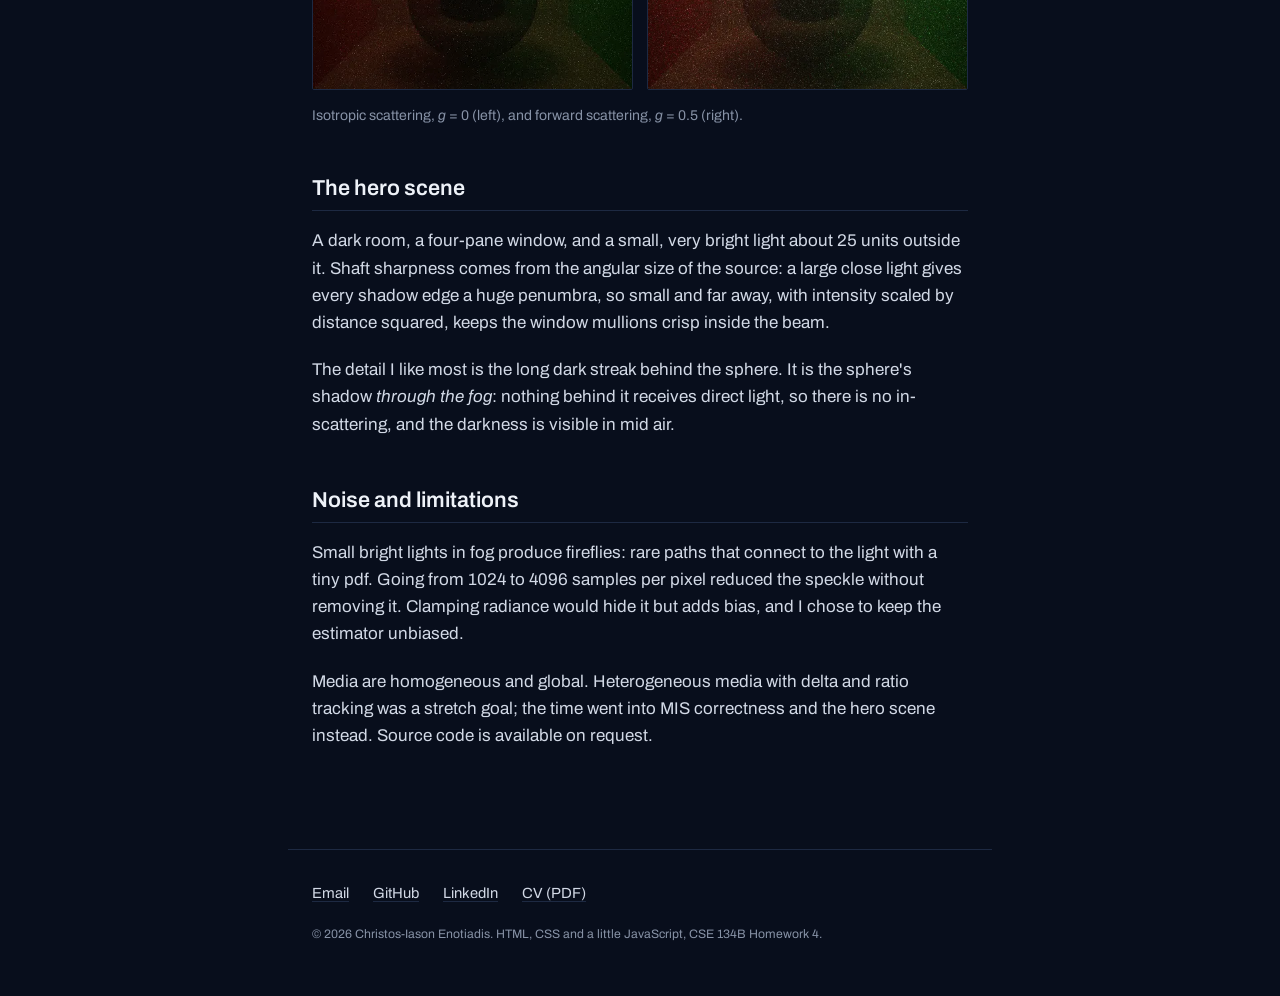
<file: vpt.html>
<!DOCTYPE html>
<html lang="en">
<head>
  <meta charset="utf-8">
  <meta name="viewport" content="width=device-width, initial-scale=1">
  <meta name="description" content="Volumetric path tracing: a physically based C++ renderer extended with fog, in-scattering and light shafts. Write-up by Christos Enotiadis.">
  <meta name="author" content="Christos-Iason Enotiadis">
  <title>Volumetric Path Tracing | Christos Enotiadis</title>
  <link rel="icon" href="images/favicon.svg" type="image/svg+xml">
  <link rel="stylesheet" href="https://fonts.googleapis.com/css2?family=Archivo:wght@400;500;600&amp;family=Archivo+Expanded:wght@600;700&amp;display=swap">
  <link rel="stylesheet" href="css/styles.css">
  <script src="js/theme.js"></script>
</head>
<body>
  <header>
    <p><a href="index.html"><b>Christos Enotiadis</b></a></p>
    <nav aria-label="Primary">
      <ul>
        <li><a href="index.html">Home</a></li>
        <li><a href="index.html#work-heading">Work</a>
          <ul>
            <li><a href="killstreak.html">KILLSTREAK</a></li>
            <li><a href="vpt.html" aria-current="page">Volumetric Path Tracing</a></li>
            <li><a href="poker.html">Poker Engine</a></li>
          </ul>
        </li>
        <li><a href="experience.html">Experience</a></li>
        <li><a href="about.html">About</a></li>
        <li><a href="form-with-js.html">Contact</a>
          <ul>
            <li><a href="form-with-js.html">Contact form, with JavaScript</a></li>
            <li><a href="form-no-js.html">Contact form, no JavaScript</a></li>
          </ul>
        </li>
      </ul>
    </nav>
    <button type="button" id="theme-toggle" hidden>Light theme</button>
  </header>

  <main>
    <article aria-labelledby="vpt-title">
      <header>
        <p>Work / Volumetric Path Tracing</p>
        <h1 id="vpt-title">Volumetric Path Tracing</h1>
        <p>
          A physically based renderer I wrote over a quarter, extended to support participating media: fog,
          haze, and the light shafts they produce.
        </p>
      </header>

      <project-facts>
        <dl>
          <dt>Course</dt>
          <dd>CSE 168, Computer Graphics II: Rendering, UC San Diego</dd>
          <dt>When</dt>
          <dd>March to June 2026</dd>
          <dt>Language</dt>
          <dd>C++ with OpenMP, scene generation in Python</dd>
          <dt>Final render</dt>
          <dd>800 &times; 800 pixels, 4096 samples per pixel</dd>
        </dl>
      </project-facts>

      <figure>
        <picture>
          <source srcset="images/vpt-hero.webp" type="image/webp">
          <img src="images/vpt-hero.jpg" width="600" height="600"
               alt="A dark room filled with fog; light shafts stream through a four-pane window onto a glossy sphere, which casts a dark streak through the fog behind it.">
        </picture>
        <figcaption>
          The hero scene: a homogeneous medium with <var>&sigma;<sub>a</sub></var> = 0.02,
          <var>&sigma;<sub>s</sub></var> = 0.075 and <var>g</var> = 0.45.
        </figcaption>
      </figure>

      <section aria-labelledby="vpt-base">
        <h2 id="vpt-base">The base renderer</h2>
        <p>The volumetric work sits on top of a path tracer built from scratch:</p>
        <ul>
          <li>a BVH for acceleration and an iterative integrator in <code>pathTrace()</code></li>
          <li>next event estimation and multiple importance sampling (power heuristic) in <code>shadeMIS()</code></li>
          <li>Russian roulette termination, cosine and BRDF importance sampling</li>
          <li>Phong and GGX microfacet BRDFs through <code>evalBRDF()</code></li>
        </ul>
        <p>
          Media are handled at each bounce rather than in a separate integrator, and the absorption-only path
          is kept as a fallback when <var>&sigma;<sub>s</sub></var> = 0, so every surface-only scene still
          renders identically.
        </p>
      </section>

      <section aria-labelledby="vpt-impl">
        <h2 id="vpt-impl">Implementation</h2>
        <ol>
          <li>A <code>Medium</code> struct holds absorption, scattering and the Henyey-Greenstein asymmetry <var>g</var>; one homogeneous medium covers the whole scene.</li>
          <li><code>transmittance(d, sc)</code> is evaluated per colour channel, so coloured fog works, and both NEE and BRDF samples are attenuated along their light segments.</li>
          <li>Each bounce samples a free-flight distance from the mean extinction across channels. If it lands before the surface hit, the next vertex is a scattering event in the medium.</li>
          <li>Sampling with a scalar extinction but attenuating per channel would bias the result, so scatter and surface vertices carry an exact correction weight. The estimator <strong>stays unbiased for coloured media</strong>.</li>
          <li><code>hgPhase()</code> and <code>sampleHG()</code> give closed-form evaluation and inverse-CDF sampling. Because the sampling is exact, the phase value doubles as the pdf for MIS.</li>
          <li><code>shadeMISVolume()</code> mirrors the surface direct-lighting estimator with the phase function in place of the BRDF, and shadow rays pick up transmittance.</li>
          <li>The path then continues along a direction sampled from HG; the pdf cancels against the phase function, so throughput only carries the vertex weight from step 4.</li>
        </ol>
      </section>

      <section aria-labelledby="vpt-absorb">
        <h2 id="vpt-absorb">Absorption</h2>
        <p>
          Same Cornell box, same settings, only the medium changes. Blue is absorbed most and red least, so
          the fog pushes the image warm, and surfaces farther from the camera dim with depth.
        </p>
        <figure>
          <picture>
            <source srcset="images/vpt-baseline.webp" type="image/webp">
            <img src="images/vpt-baseline.jpg" width="240" height="240" alt="Cornell box with a sphere and no fog.">
          </picture>
          <picture>
            <source srcset="images/vpt-fog-light.webp" type="image/webp">
            <img src="images/vpt-fog-light.jpg" width="240" height="240" alt="The same Cornell box in light fog with a slight warm tint.">
          </picture>
          <picture>
            <source srcset="images/vpt-fog-heavy.webp" type="image/webp">
            <img src="images/vpt-fog-heavy.jpg" width="240" height="240" alt="The same Cornell box in heavy fog, strongly warm and dim toward the back wall.">
          </picture>
          <figcaption>
            Left to right: no medium; light fog, <var>&sigma;<sub>a</sub></var> = (0.10, 0.15, 0.25);
            heavy fog, <var>&sigma;<sub>a</sub></var> = (0.25, 0.35, 0.50).
          </figcaption>
        </figure>
      </section>

      <section aria-labelledby="vpt-scatter">
        <h2 id="vpt-scatter">In-scattering</h2>
        <p>
          Adding scattering produces the glow below the light: light redirected toward the camera in mid air,
          which absorption alone cannot produce. Forward scattering keeps that light travelling roughly in its
          original direction, so the glow is brighter and more directional.
        </p>
        <figure>
          <picture>
            <source srcset="images/vpt-scatter-iso.webp" type="image/webp">
            <img src="images/vpt-scatter-iso.jpg" width="240" height="240" alt="Cornell box with an even, soft glow beneath the ceiling light.">
          </picture>
          <picture>
            <source srcset="images/vpt-scatter-forward.webp" type="image/webp">
            <img src="images/vpt-scatter-forward.jpg" width="240" height="240" alt="Cornell box with a brighter, more focused glow beneath the ceiling light.">
          </picture>
          <figcaption>Isotropic scattering, <var>g</var> = 0 (left), and forward scattering, <var>g</var> = 0.5 (right).</figcaption>
        </figure>
      </section>

      <section aria-labelledby="vpt-hero">
        <h2 id="vpt-hero">The hero scene</h2>
        <p>
          A dark room, a four-pane window, and a small, very bright light about 25 units outside it. Shaft
          sharpness comes from the angular size of the source: a large close light gives every shadow edge a
          huge penumbra, so small and far away, with intensity scaled by distance squared, keeps the window
          mullions crisp inside the beam.
        </p>
        <p>
          The detail I like most is the long dark streak behind the sphere. It is the sphere's shadow
          <em>through the fog</em>: nothing behind it receives direct light, so there is no in-scattering, and
          the darkness is visible in mid air.
        </p>
      </section>

      <section aria-labelledby="vpt-limits">
        <h2 id="vpt-limits">Noise and limitations</h2>
        <p>
          Small bright lights in fog produce fireflies: rare paths that connect to the light with a tiny pdf.
          Going from 1024 to 4096 samples per pixel reduced the speckle without removing it. Clamping radiance
          would hide it but adds bias, and I chose to keep the estimator unbiased.
        </p>
        <p>
          Media are homogeneous and global. Heterogeneous media with delta and ratio tracking was a stretch goal;
          the time went into MIS correctness and the hero scene instead. Source code is available on request.
        </p>
      </section>
    </article>
  </main>

  <footer>
    <address>
      <ul>
        <li><a href="mailto:cenotiadis@ucsd.edu">Email</a></li>
        <li><a href="https://github.com/Bisbouras">GitHub</a></li>
        <li><a href="https://linkedin.com/in/christos-enotiadis">LinkedIn</a></li>
        <li><a href="docs/cv.pdf">CV (PDF)</a></li>
      </ul>
    </address>
    <p><small>&copy; 2026 Christos-Iason Enotiadis. HTML, CSS and a little JavaScript, CSE 134B Homework 4.</small></p>
  </footer>
</body>
</html>
</file>
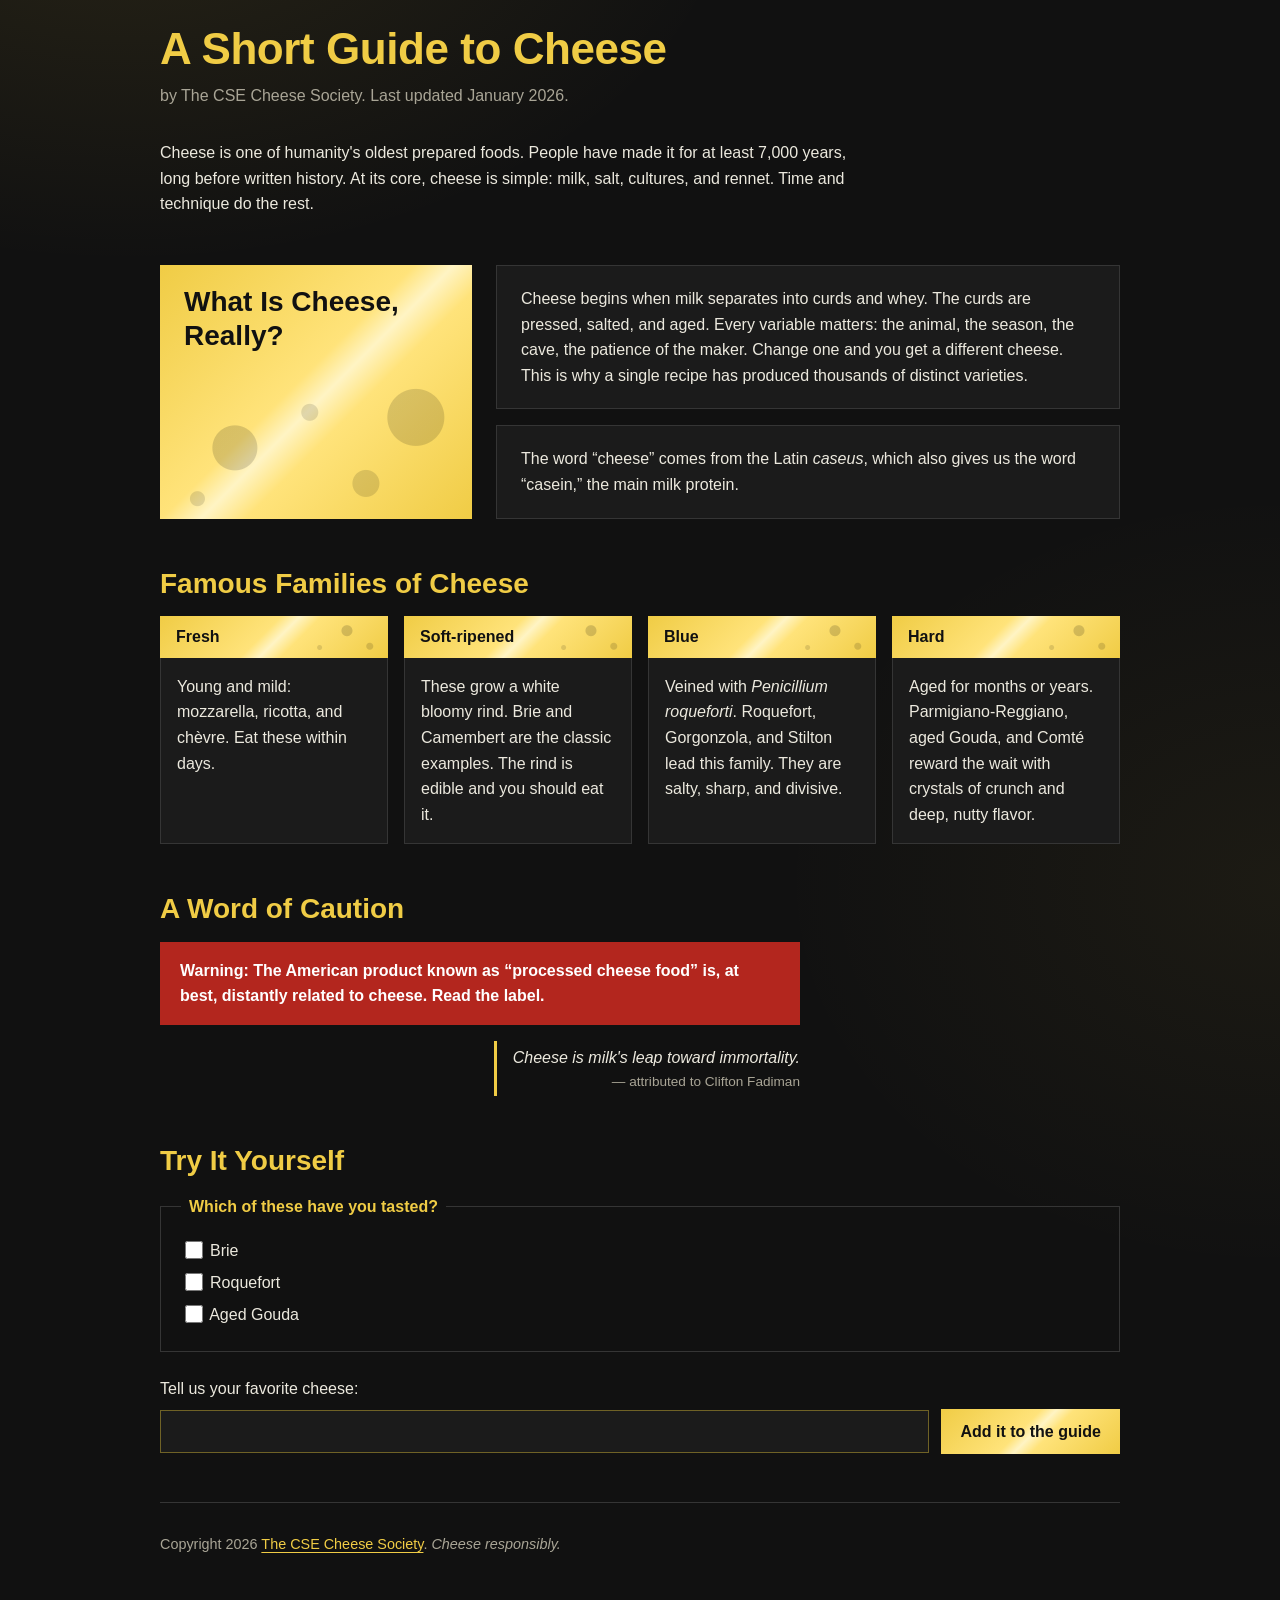
<file: part1/cheese.html>
<!DOCTYPE html>
<html lang="en">
<head>
  <meta charset="UTF-8">
  <meta name="viewport" content="width=device-width, initial-scale=1">
  <title>A Short Guide to Cheese</title>
  <link rel="stylesheet" href="cheese.css">
</head>
<body>
  <header>
    <h1>A Short Guide to Cheese</h1>
    <p>by The CSE Cheese Society. Last updated <time datetime="2026-01">January 2026</time>.</p>
  </header>

  <main>
    <article>
      <p>Cheese is one of humanity's oldest prepared foods. People have made
      it for at least 7,000 years, long before written history. At its core,
      cheese is simple: milk, salt, cultures, and rennet. Time and technique
      do the rest.</p>

      <section>
        <h2>What Is Cheese, Really?</h2>
        <p>Cheese begins when milk separates into curds and whey. The curds
        are pressed, salted, and aged. Every variable matters: the animal,
        the season, the cave, the patience of the maker. Change one and you
        get a different cheese. This is why a single recipe has produced
        thousands of distinct varieties.</p>
        <p>The word <q>cheese</q> comes from the Latin
        <span class="latin" lang="la">caseus</span>, which also gives us the word
        <q>casein,</q> the main milk protein.</p>
      </section>

      <section>
        <h2>Famous Families of Cheese</h2>

        <dl>
          <dt>Fresh</dt>
          <dd>Young and mild: mozzarella, ricotta, and
          <span lang="fr">chèvre</span>. Eat these within days.</dd>

          <dt>Soft-ripened</dt>
          <dd>These grow a white bloomy rind. Brie and Camembert are the
          classic examples. The rind is edible and you should eat it.</dd>

          <dt>Blue</dt>
          <dd>Veined with <span class="latin" lang="la">Penicillium
          roqueforti</span>. Roquefort, Gorgonzola, and Stilton lead this
          family. They are salty, sharp, and divisive.</dd>

          <dt>Hard</dt>
          <dd>Aged for months or years. Parmigiano-Reggiano, aged Gouda,
          and <span lang="fr">Comté</span> reward the wait with crystals
          of crunch and deep, nutty flavor.</dd>
        </dl>
      </section>

      <section>
        <h2>A Word of Caution</h2>
        <p id="warning">Warning: The American product known as
        <q>processed cheese food</q> is, at best, distantly related to
        cheese. Read the label.</p>

        <blockquote>
          <p>Cheese is milk's leap toward immortality.</p>
          <footer>— attributed to Clifton Fadiman</footer>
        </blockquote>
      </section>

      <section>
        <h2>Try It Yourself</h2>
        <form>
          <fieldset>
            <legend>Which of these have you tasted?</legend>
            <p><input type="checkbox" id="c-brie" name="tasted" value="brie">
               <label for="c-brie">Brie</label></p>
            <p><input type="checkbox" id="c-roquefort" name="tasted" value="roquefort">
               <label for="c-roquefort">Roquefort</label></p>
            <p><input type="checkbox" id="c-gouda" name="tasted" value="gouda">
               <label for="c-gouda">Aged Gouda</label></p>
          </fieldset>
          <p>
            <label for="fav">Tell us your favorite cheese:</label>
            <input type="text" id="fav" name="favorite">
            <button type="submit">Add it to the guide</button>
          </p>
        </form>
      </section>
    </article>
  </main>
  <footer>
    <p>Copyright 2026 <a href="https://example.com/cheese-society">The CSE
    Cheese Society</a>. <em>Cheese responsibly.</em></p>
  </footer>
</body>
</html>
</file>
<file: css/styles.css>
/*
  styles.css - CSE 134B HW4
  Author: Christos-Iason Enotiadis
  Repo: https://github.com/Bisbouras/CSE134HW4
*/

/* theme - dark (default) */
:root {
  color-scheme: dark;
  --bg: #080e1c;
  --bg-raised: #101a30;
  --border: #1d2942;
  --text: #d2d9e6;
  --text-dim: #8792a6;
  --text-strong: #eef2f8;
  --accent: #f0c98a;
  --accent-hover: #f6dcb0;
  --accent-soft: rgba(240, 201, 138, 0.4);
  --on-accent: #080e1c;
  --glow-accent: rgba(240, 201, 138, 0.08);
  --glow-cool: rgba(70, 110, 190, 0.14);
  --grain-opacity: 0.28;
  --error: #ff9b94;
  --error-tint: rgba(229, 72, 77, 0.12);
  --warning: #f0c98a;
  --font-body: "Archivo", system-ui, sans-serif;
  --font-display: "Archivo Expanded", "Archivo", system-ui, sans-serif;
  --font-mono: ui-monospace, Consolas, monospace;
  --measure: 44rem;
  --radius: 3px;
  --radius-sm: 2px;
}

/* theme - light, set by js/theme.js */
:root[data-theme="light"] {
  color-scheme: light;
  --bg: #f7f8fb;
  --bg-raised: #ffffff;
  --border: #d5dbe6;
  --text: #1f2532;
  --text-dim: #535d70;
  --text-strong: #0c111b;
  --accent: #1d4fb8;
  --accent-hover: #153d91;
  --accent-soft: rgba(29, 79, 184, 0.35);
  --on-accent: #ffffff;
  --glow-accent: rgba(29, 79, 184, 0.06);
  --glow-cool: rgba(70, 110, 190, 0.08);
  --grain-opacity: 0.12;
  --error: #b42318;
  --error-tint: rgba(229, 72, 77, 0.07);
  --warning: #8a5300;
}

* {
  box-sizing: border-box;
}

html {
  background-color: var(--bg);
}

body {
  margin: 0;
  font-family: var(--font-body);
  font-size: 1.0625rem;
  line-height: 1.6;
  color: var(--text);
}

/* background - gold and blue light pools */
body::before {
  content: "";
  position: fixed;
  inset: 0;
  z-index: -1;
  pointer-events: none;
  background-image:
    radial-gradient(40vw 45vh at 8% 10%, var(--glow-accent), transparent 70%),
    radial-gradient(45vw 50vh at 0% 80%, var(--glow-cool), transparent 72%),
    radial-gradient(45vw 45vh at 96% 28%, var(--glow-cool), transparent 72%),
    radial-gradient(35vw 40vh at 100% 90%, var(--glow-accent), transparent 70%);
}

/* background - grain */
body::after {
  content: "";
  position: fixed;
  inset: 0;
  z-index: -1;
  pointer-events: none;
  opacity: var(--grain-opacity);
  mix-blend-mode: overlay;
  background-image: url("data:image/svg+xml,%3Csvg xmlns='http://www.w3.org/2000/svg' width='160' height='160'%3E%3Cfilter id='n'%3E%3CfeTurbulence type='fractalNoise' baseFrequency='0.85' numOctaves='3'/%3E%3C/filter%3E%3Crect width='160' height='160' filter='url(%23n)' opacity='0.5'/%3E%3C/svg%3E");
}

body > header,
main,
body > footer {
  max-width: var(--measure);
  margin: 0 auto;
  padding-left: 1.5rem;
  padding-right: 1.5rem;
}

/* header */
body > header {
  display: flex;
  flex-wrap: wrap;
  align-items: center;
  justify-content: space-between;
  gap: 1rem 2rem;
  padding-top: 1.5rem;
  padding-bottom: 1.25rem;
  border-bottom: 1px solid var(--border);
}

body > header > p {
  margin: 0;
}

/* site name */
body > header > p a {
  font-family: var(--font-display);
  color: var(--text-strong);
  border-bottom: 0;
}

nav ul {
  list-style: none;
  margin: 0;
  padding: 0;
}

nav > ul {
  display: flex;
  gap: 1.5rem;
}

nav li {
  position: relative;
  margin: 0;
}

nav a {
  font-size: 0.95rem;
  color: var(--text-dim);
}

/* current page link in the nav */
nav a[aria-current="page"] {
  color: var(--text-strong);
  border-bottom-color: var(--accent);
}

/* work dropdown */
nav > ul > li > ul {
  position: absolute;
  top: 100%;
  left: -1rem;
  z-index: 10;
  min-width: 15rem;
  margin-top: 0.6rem;
  padding: 0.5rem 0;
  background-color: var(--bg-raised);
  border: 1px solid var(--border);
  border-radius: var(--radius);
  opacity: 0;
  pointer-events: none;
  transform: translateY(-0.25rem);
  transition: opacity 150ms ease, transform 150ms ease;
}

/* hover bridge over the gap above the dropdown */
nav > ul > li > ul::before {
  content: "";
  position: absolute;
  bottom: 100%;
  left: 0;
  right: 0;
  height: 0.7rem;
}

nav > ul > li:hover > ul,
nav > ul > li:focus-within > ul {
  opacity: 1;
  pointer-events: auto;
  transform: none;
}

nav li li a {
  display: block;
  padding: 0.35rem 1rem;
  color: var(--text);
  border-bottom: 0;
}

nav li li a:hover {
  color: var(--text-strong);
  background-color: var(--border);
}

nav li li a:focus {
  outline-offset: -2px;
}

main {
  padding-top: 3.5rem;
  padding-bottom: 5rem;
}

h1,
h2,
h3 {
  font-family: var(--font-display);
  color: var(--text-strong);
}

h1 {
  font-size: clamp(2rem, 6vw, 3.25rem);
  font-weight: 700;
  line-height: 1.05;
  letter-spacing: -0.025em;
  margin: 0 0 1rem;
}

h2 {
  font-size: 1.35rem;
  font-weight: 600;
  line-height: 1.3;
  margin: 3rem 0 1rem;
  padding-bottom: 0.5rem;
  border-bottom: 1px solid var(--border);
}

h3 {
  font-size: 1.08rem;
  font-weight: 600;
  line-height: 1.3;
  margin: 2rem 0 0.5rem;
}

p,
ul,
ol,
dl {
  margin: 0 0 1.25rem;
}

ul,
ol {
  padding-left: 1.3rem;
}

li {
  margin-bottom: 0.4rem;
}

li::marker {
  color: var(--text-dim);
}

strong {
  font-weight: 600;
  color: var(--text-strong);
}

code {
  font-family: var(--font-mono);
  font-size: 0.88em;
  padding: 0.08em 0.35em;
  color: var(--text-strong);
  background-color: var(--bg-raised);
  border: 1px solid var(--border);
  border-radius: var(--radius-sm);
}

a {
  color: var(--text);
  text-decoration: none;
  border-bottom: 1px solid var(--border);
}

a:hover {
  color: var(--text-strong);
  border-bottom-color: var(--accent);
}

/* links inside body text */
main p a {
  color: var(--accent);
  border-bottom-color: var(--accent-soft);
}

a:focus,
button:focus,
input:focus,
textarea:focus,
iframe:focus {
  outline: 2px solid var(--accent);
  outline-offset: 3px;
}

/* standfirst under the page title */
h1 + p {
  font-size: 1.1rem;
}

/* home intro - name and catchline beside the logo */
section[aria-labelledby="intro-heading"] {
  display: grid;
  grid-template-columns: 1fr auto;
  column-gap: 2rem;
  align-items: start;
}

section[aria-labelledby="intro-heading"] > * {
  grid-column: 1;
}

section[aria-labelledby="intro-heading"] > picture {
  grid-column: 2;
  grid-row: 1 / span 2;
}

section[aria-labelledby="intro-heading"] img {
  width: clamp(6rem, 16vw, 8.5rem);
  border: 1px solid var(--border);
  border-radius: 50%;
}

/* home intro paragraphs after the logo */
section[aria-labelledby="intro-heading"] > picture ~ p {
  grid-column: 1 / -1;
  max-width: 34rem;
  color: var(--text-dim);
}

section[aria-labelledby="intro-heading"] > picture + p {
  margin-top: 1.5rem;
}

/* cards - work and experience articles */
main > section > article {
  margin-bottom: 1rem;
  padding: 1.35rem 1.4rem 1.2rem;
  background-color: var(--bg-raised);
  border: 1px solid var(--border);
  border-radius: var(--radius);
}

main > section > article > :last-child {
  margin-bottom: 0;
}

main > section > article:has(h3 > a):hover {
  border-color: var(--accent-soft);
}

main > section > article h3 {
  margin-top: 0;
}

h3 a {
  color: inherit;
  border-bottom: 0;
}

h3 a:hover {
  color: var(--accent);
}

/* meta line under a card title */
article h3 + p {
  font-size: 0.92rem;
  color: var(--text-dim);
}

/* tool and date tags */
main > section > article p > span {
  display: inline-block;
  padding: 0.1rem 0.5rem;
  font-size: 0.85rem;
  color: var(--text-dim);
  border: 1px solid var(--border);
  border-radius: var(--radius-sm);
}

/* skill chips */
section[aria-labelledby="skills-heading"] ul {
  display: flex;
  flex-wrap: wrap;
  gap: 0.5rem;
  padding: 0;
  list-style: none;
}

section[aria-labelledby="skills-heading"] li {
  margin: 0;
  padding: 0.15rem 0.6rem;
  font-size: 0.9rem;
  background-color: var(--bg-raised);
  border: 1px solid var(--border);
  border-radius: var(--radius-sm);
}

/* project page header */
main > article > header {
  margin-bottom: 2.5rem;
}

/* breadcrumb above the project title */
main > article > header > p:first-child {
  margin-bottom: 0.75rem;
  font-size: 0.85rem;
  letter-spacing: 0.04em;
  color: var(--text-dim);
}

project-facts {
  display: block;
  margin: 0 0 2.5rem;
  padding: 1rem 1.25rem;
  background-color: var(--bg-raised);
  border: 1px solid var(--border);
  border-radius: var(--radius);
}

project-facts dl {
  display: grid;
  grid-template-columns: max-content 1fr;
  gap: 0.35rem 1.25rem;
  margin: 0;
}

project-facts dt {
  font-size: 0.9rem;
  color: var(--text-dim);
}

project-facts dd {
  margin: 0;
}

/* figures - images side by side, stacking when narrow */
figure {
  display: flex;
  flex-wrap: wrap;
  gap: 0.9rem;
  margin: 2rem 0;
}

figure > :not(figcaption) {
  flex: 1 1 12rem;
}

figcaption {
  flex-basis: 100%;
  font-size: 0.88rem;
  line-height: 1.55;
  color: var(--text-dim);
}

img,
svg {
  display: block;
  max-width: 100%;
  height: auto;
}

figure img,
figure svg {
  width: 100%;
  background-color: var(--bg-raised);
  border: 1px solid var(--border);
  border-radius: var(--radius-sm);
}

/* cv preview */
iframe {
  display: block;
  width: 100%;
  height: auto;
  aspect-ratio: 640 / 820;
  border: 1px solid var(--border);
  border-radius: var(--radius);
}

progress,
input[type="radio"] {
  accent-color: var(--accent);
}

fieldset {
  margin: 0 0 1.25rem;
  padding: 1rem 1.25rem 1.25rem;
  border: 1px solid var(--border);
  border-radius: var(--radius);
}

legend {
  padding: 0 0.5rem;
  font-size: 0.9rem;
  color: var(--text-dim);
}

fieldset > div {
  margin-bottom: 0.75rem;
}

input[type="text"],
input[type="email"],
textarea {
  width: 100%;
  margin-top: 0.3rem;
  padding: 0.55em 0.75em;
  font: inherit;
  color: var(--text);
  background-color: var(--bg);
  border: 1px solid var(--border);
  border-radius: var(--radius);
}

input[type="text"]:hover,
input[type="email"]:hover,
textarea:hover {
  border-color: var(--text-dim);
}

button {
  padding: 0.6em 1.4em;
  font: inherit;
  font-weight: 600;
  color: var(--on-accent);
  background-color: var(--accent);
  border: 0;
  border-radius: var(--radius);
  cursor: pointer;
}

button:hover {
  background-color: var(--accent-hover);
}

/* footer */
body > footer {
  padding-top: 2rem;
  padding-bottom: 3rem;
  font-size: 0.92rem;
  color: var(--text-dim);
  border-top: 1px solid var(--border);
}

body > footer p {
  margin: 0 0 0.5rem;
}

address {
  font-style: normal;
}

address ul {
  display: flex;
  flex-wrap: wrap;
  gap: 0.5rem 1.5rem;
  margin: 0 0 1rem;
  padding: 0;
  list-style: none;
}

address li {
  margin: 0;
}

/* hidden attribute - always wins over display rules */
[hidden] {
  display: none !important;
}

/* last dropdown - opens leftwards so it stays on screen */
nav > ul > li:last-child > ul {
  left: auto;
  right: -1rem;
}

/* theme toggle - hidden in the html until js/theme.js wires it up */
#theme-toggle {
  margin-left: auto;
  padding: 0.35em 0.9em;
  font-size: 0.85rem;
  font-weight: 500;
  color: var(--text);
  background-color: var(--bg-raised);
  border: 1px solid var(--border);
}

#theme-toggle:hover {
  color: var(--text-strong);
  background-color: var(--bg-raised);
  border-color: var(--accent);
}

/* home logo - red variant in the light theme */
:root[data-theme="light"] section[aria-labelledby="intro-heading"] img {
  content: url("../images/bisbored.png");
}

/* contact form - labels above their controls */
form[action="https://httpbin.org/post"] > div {
  display: grid;
  gap: 0.3rem;
  margin-bottom: 1.25rem;
}

form[action="https://httpbin.org/post"] > div > label {
  font-weight: 500;
  color: var(--text-strong);
}

/* contact form - field hints */
form[action="https://httpbin.org/post"] > div > p {
  margin: 0;
  font-size: 0.9rem;
  color: var(--text-dim);
}

/* contact form - required asterisk */
form[action="https://httpbin.org/post"] label > span {
  color: var(--accent);
}

/* contact form - room for the error icon so text never jumps */
form[action="https://httpbin.org/post"] input[type="text"],
form[action="https://httpbin.org/post"] input[type="email"],
form[action="https://httpbin.org/post"] textarea {
  margin-top: 0;
  padding-right: 2.25em;
}

form[action="https://httpbin.org/post"] textarea {
  min-height: 9rem;
  resize: vertical;
}

/* validation - red tint and cross once the user has interacted */
form[action="https://httpbin.org/post"] :is(input, textarea):required:user-invalid {
  border-color: var(--error);
  background-image:
    url("data:image/svg+xml,%3Csvg xmlns='http://www.w3.org/2000/svg' viewBox='0 0 16 16'%3E%3Cpath d='M3 3l10 10M13 3L3 13' stroke='%23e5484d' stroke-width='2.4' stroke-linecap='round'/%3E%3C/svg%3E"),
    linear-gradient(var(--error-tint), var(--error-tint));
  background-repeat: no-repeat, no-repeat;
  background-position: right 0.8em top 0.85em, 0 0;
  background-size: 0.85em, 100% 100%;
}

/* form messages - error area, filled by form.js */
#error-area:not(:empty) {
  margin: 1.5rem 0 0;
  padding: 0.9rem 1.1rem;
  background-color: var(--error-tint);
  border: 1px solid var(--error);
  border-left-width: 4px;
  border-radius: var(--radius);
}

#error-area p {
  margin: 0 0 0.4rem;
  font-weight: 600;
  color: var(--error);
}

#error-area ul {
  margin: 0;
}

#error-area li:last-child {
  margin-bottom: 0;
}

#error-area a {
  font-weight: 600;
  color: var(--text-strong);
}

/* form messages - character count */
#info-area {
  margin: 0 0 1.25rem;
  font-size: 0.95rem;
  color: var(--text-dim);
}

#info-area p {
  margin: 0;
}

#info-area[data-state="warning"],
#info-area[data-state="limit"] {
  padding-left: 0.75rem;
  color: var(--warning);
  border-left: 3px solid var(--warning);
}

#info-area[data-state="limit"] {
  font-weight: 600;
}

/* view transitions - cross-fade between pages */
@media (prefers-reduced-motion: no-preference) {
  @view-transition {
    navigation: auto;
  }
}

/* view transitions - slower cross-fade for theme switches */
:root[data-theme-switching]::view-transition-old(root),
:root[data-theme-switching]::view-transition-new(root) {
  animation-duration: 0.5s;
}

/* reduced motion - no view transition animation */
@media (prefers-reduced-motion: reduce) {
  ::view-transition-group(*),
  ::view-transition-old(*),
  ::view-transition-new(*) {
    animation: none !important;
  }
}

/* wide screens - theme toggle in the top right corner */
@media (min-width: 60rem) {
  #theme-toggle {
    position: absolute;
    top: 1.4rem;
    right: 1.5rem;
  }
}

/* narrow screens - header stacks, work links listed under work */
@media (max-width: 40rem) {
  body > header {
    flex-direction: column;
    align-items: flex-start;
  }

  nav > ul {
    flex-direction: column;
    gap: 0.25rem;
  }

  nav > ul > li > ul {
    position: static;
    min-width: 0;
    margin: 0.25rem 0 0.25rem 0.2rem;
    padding: 0 0 0 0.75rem;
    background-color: transparent;
    border: 0;
    border-left: 1px solid var(--border);
    border-radius: 0;
    opacity: 1;
    pointer-events: auto;
    transform: none;
  }

  nav > ul > li > ul::before {
    display: none;
  }

  nav li li a {
    padding: 0.15rem 0;
    color: var(--text-dim);
  }

  nav li li a:hover {
    background-color: transparent;
  }

  section[aria-labelledby="intro-heading"] > picture {
    grid-row: 1;
  }

  section[aria-labelledby="intro-heading"] > h1 + p {
    grid-column: 1 / -1;
  }

  main {
    padding-top: 2.5rem;
  }

  #theme-toggle {
    margin-left: 0;
  }
}
</file>
<file: part1/cheese.css>
/*
  cheese.css - CSE 134 HW3 Part 1
  Author: Christos-Iason Enotiadis
  Repo: https://github.com/Bisbouras/CSE134HW3
*/

:root {
  --bg: #111111;
  --surface: #1b1b1b;
  --line: #353535;
  --text: #ece9de;
  --muted: #a9a596;
  --gold: #f0cc45;
  --gold-bright: #ffe37a;
  --gold-light: #fff4c4;
  --gold-dim: #6f6226;
  --red: #b3261e;

  --sheen: linear-gradient(135deg, var(--gold) 0%, var(--gold-bright) 45%,
    var(--gold-light) 52%, var(--gold-bright) 60%, var(--gold) 100%);

  /* swiss cheese holes */
  --holes:
    radial-gradient(circle at 82% 35%, rgb(0 0 0 / 0.16) 0 5px, transparent 6px),
    radial-gradient(circle at 92% 72%, rgb(0 0 0 / 0.14) 0 3px, transparent 4px),
    radial-gradient(circle at 70% 75%, rgb(0 0 0 / 0.12) 0 2px, transparent 3px);
}

body {
  font-family: Arial, Helvetica, sans-serif;
  color: var(--text);
  line-height: 1.6;

  background-color: var(--bg);
  /* black with gold accent */
  background-image:
    radial-gradient(55rem 35rem at 10% -8rem, rgb(240 204 69 / 0.1), transparent 70%),
    radial-gradient(45rem 35rem at 100% 55%, rgb(240 204 69 / 0.05), transparent 70%);
  background-repeat: no-repeat;

  max-width: 60rem;
  margin: 0 auto;
  padding: 1.5rem 1.25rem 2rem;
}

input,
button {
  font: inherit;
}

article > p {
  max-width: 45rem;
}

h1 {
  font-size: 2.75rem;
  line-height: 1.15;
  color: var(--gold);
  margin: 0 0 0.5rem;
  letter-spacing: -0.01em;
}

h2 {
  font-size: 1.75rem;
  line-height: 1.2;
  color: var(--gold);
  margin: 0 0 1rem;
}

body > header {
  margin-bottom: 2rem;
}

body > header p {
  color: var(--muted);
  margin: 0;
}

article > section {
  margin-top: 3rem;
}

.latin {
  font-style: italic;
}

#warning {
  background-color: var(--red);
  color: #ffffff;
  font-weight: 600;
  padding: 1rem 1.25rem;
  margin-bottom: 0;
}

/* what is cheese section */
article > section:first-of-type {
  display: grid;
  gap: 1rem;
}

article > section:first-of-type > h2,
article > section:first-of-type > p {
  margin: 0;
  padding: 1.25rem 1.5rem;
}

article > section:first-of-type > h2 {
  background-image: var(--sheen);
  color: var(--bg);
}

article > section:first-of-type > p {
  background-color: var(--surface);
  border: 1px solid var(--line);
}

/* cheese family cards - dt is the title strip, dd is the body */
dl {
  display: grid;
  margin: 0;
}

dt {
  background-image: var(--holes), var(--sheen);
  color: var(--bg);
  font-weight: 700;
  padding: 0.5rem 1rem;
}

dd {
  margin: 0 0 1rem;
  background-color: var(--surface);
  border: 1px solid var(--line);
  border-top: 0;
  padding: 1rem;
}

/* card hover - hovering the title or the body lifts the whole card */
dt:hover,
dt:has(+ dd:hover),
dd:hover,
dt:hover + dd {
  transform: translateY(-4px);
}

dd:hover,
dt:hover + dd {
  border-color: var(--gold);
}

dt:hover,
dt:has(+ dd:hover) {
  background-image: var(--holes),
    linear-gradient(135deg, var(--gold-bright), var(--gold-light) 50%, var(--gold-bright));
}

dt,
dd {
  transition: transform 150ms ease, border-color 150ms ease;
}

/* caution section */
article > section:has(> #warning) {
  max-width: 40rem;
}

/* quote under the warning, right aligned */
blockquote {
  border-left: 3px solid;
  border-color: var(--gold-dim);
  width: fit-content;
  margin: 1rem 0 0 auto;
  padding: 0.25rem 0 0.25rem 1rem;
}

blockquote p {
  font-size: 1rem;
  font-style: italic;
  margin: 0;
}

blockquote > footer {
  color: var(--muted);
  font-size: 0.85rem;
  text-align: right;
}

/* cascade - same selector and property as the blockquote rule above.
   same specificity and no !important, so the later rule wins by source order */
blockquote {
  border-color: var(--gold);
}

fieldset {
  border: 1px solid var(--line);
  padding: 0.75rem 1.25rem 1rem;
  margin: 0 0 1.5rem;
}

legend {
  color: var(--gold);
  font-weight: 600;
  padding: 0 0.5rem;
}

fieldset p {
  margin: 0.4rem 0;
}

input[type="checkbox"] {
  accent-color: var(--gold);
  width: 1.1rem;
  height: 1.1rem;
  vertical-align: -0.15rem;
}

/* favourite cheese row - label, text field, button */
form > p {
  display: flex;
  flex-wrap: wrap;
  align-items: center;
  gap: 0.5rem 0.75rem;
}

form > p > label {
  flex-basis: 100%;
}

input[type="text"] {
  flex: 1 1 12rem;
  background-color: var(--surface);
  color: var(--text);
  border: 1px solid var(--gold-dim);
  border-radius: 0;
  padding: 0.5em 0.75em;
}

button {
  background-image: var(--sheen);
  color: var(--bg);
  font-weight: 700;
  border: 0;
  border-radius: 0;
  padding: 0.6em 1.2em;
  cursor: pointer;
}

button:hover {
  background-image: linear-gradient(135deg, var(--gold-bright),
    var(--gold-light) 50%, var(--gold-bright));
}

a {
  color: var(--gold);
  text-decoration-thickness: 1px;
  text-underline-offset: 0.2em;
}

a:hover {
  color: var(--gold-bright);
  text-decoration-thickness: 3px;
}

a:focus,
input:focus,
button:focus {
  outline: 3px solid var(--gold-bright);
  outline-offset: 2px;
}

body > footer {
  margin-top: 3rem;
  padding-top: 1rem;
  border-top: 1px solid var(--line);
  color: var(--muted);
  font-size: 0.9rem;
}

/* what is cheese - two columns */
@media (min-width: 40rem) {
  article > section:first-of-type {
    grid-template-columns: 1fr 2fr;
    gap: 1rem 1.5rem;
  }

  article > section:first-of-type > h2 {
    grid-row: 1 / span 2;
    /* cheese holes */
    background-image:
      radial-gradient(circle at 24% 72%, rgb(0 0 0 / 0.15) 0 22px, transparent 23px),
      radial-gradient(circle at 66% 86%, rgb(0 0 0 / 0.13) 0 13px, transparent 14px),
      radial-gradient(circle at 82% 60%, rgb(0 0 0 / 0.14) 0 28px, transparent 29px),
      radial-gradient(circle at 48% 58%, rgb(0 0 0 / 0.12) 0 8px, transparent 9px),
      radial-gradient(circle at 12% 92%, rgb(0 0 0 / 0.12) 0 7px, transparent 8px),
      var(--sheen);
  }

  article > section:first-of-type > p {
    grid-column: 2;
  }
}

/* cheese family cards - four across */
@media (min-width: 56rem) {
  dl {
    grid-template-columns: repeat(4, 1fr);
    grid-template-rows: auto 1fr;
    grid-auto-flow: column;
    column-gap: 1rem;
  }

  dd {
    margin-bottom: 0;
  }
}
</file>
